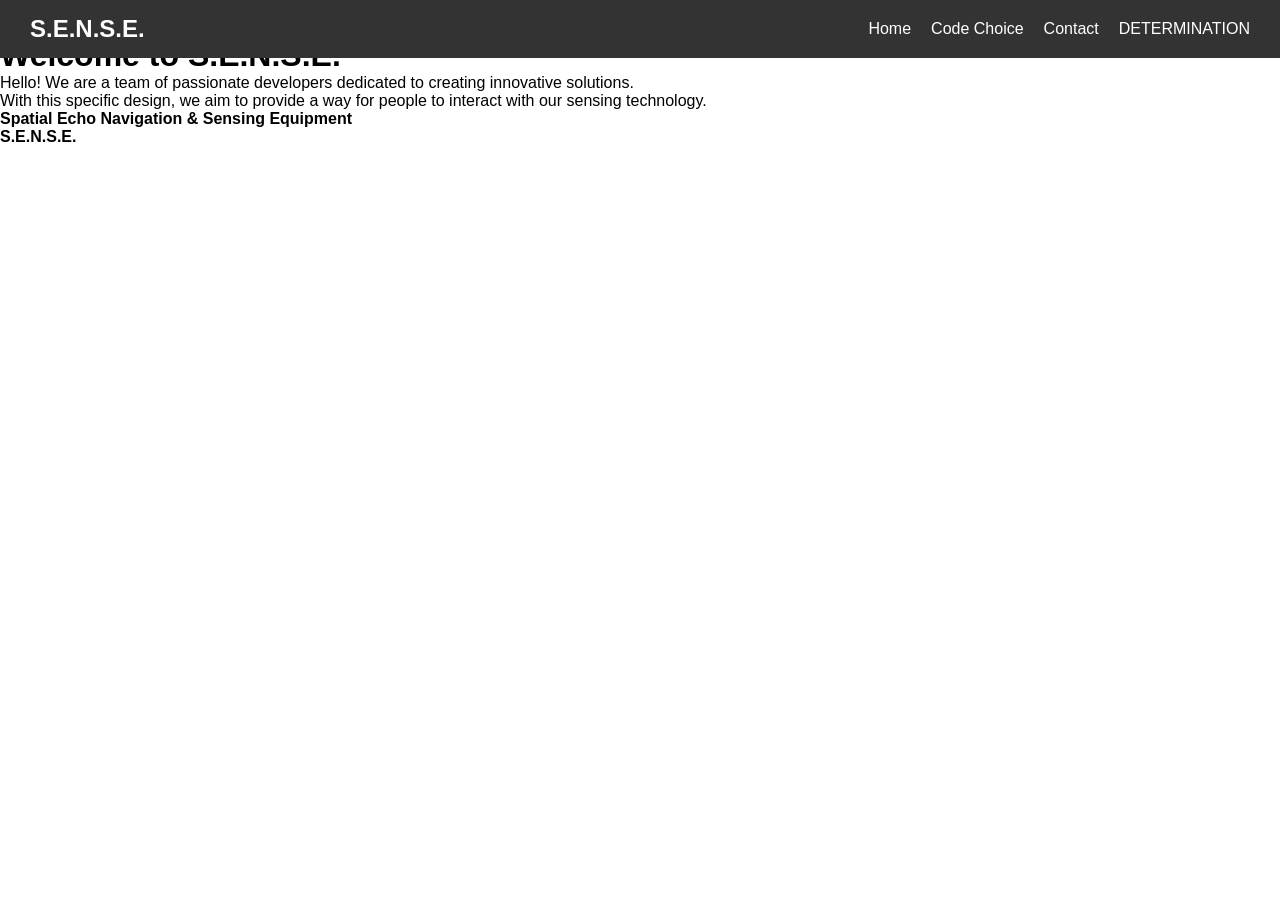
<file: index.html>
<!DOCTYPE html>
<html lang="en">

    
<head>
    <meta charset="UTF-8">
    <meta name="viewport" content="width=device-width, initial-scale=1.0">
    <title>S.E.N.S.E.</title>
    <link rel="stylesheet" href="style.css">
</head>
<body>
    <header>
        <h1>S.E.N.S.E.</h1>
        <nav class="navbar">
            <div class="nav-logo">
                <p>S.E.N.S.E.</p>
            </div>
            <ul class="nav-links">
                <li><a href="index.html">Home</a></li>
                <li><a href="/Website/pages/code_choice.html">Code Choice</a></li>
                <li><a href="/Website/pages/contact.html">Contact</a></li>
                <li><a href="pages/determination.html">DETERMINATION</a></li>
            </ul>
        </nav>
    </header>
    <h1>Welcome to S.E.N.S.E.</h1>
    <p>Hello! We are a team of passionate developers dedicated to creating innovative solutions.</p>
    <p>With this specific design, we aim to provide a way for people to interact with our sensing technology.</p>
    <p><b>Spatial Echo Navigation & Sensing Equipment</b></p>
    <p><b>S.E.N.S.E.</b></p>
</body>
</html>
</file>
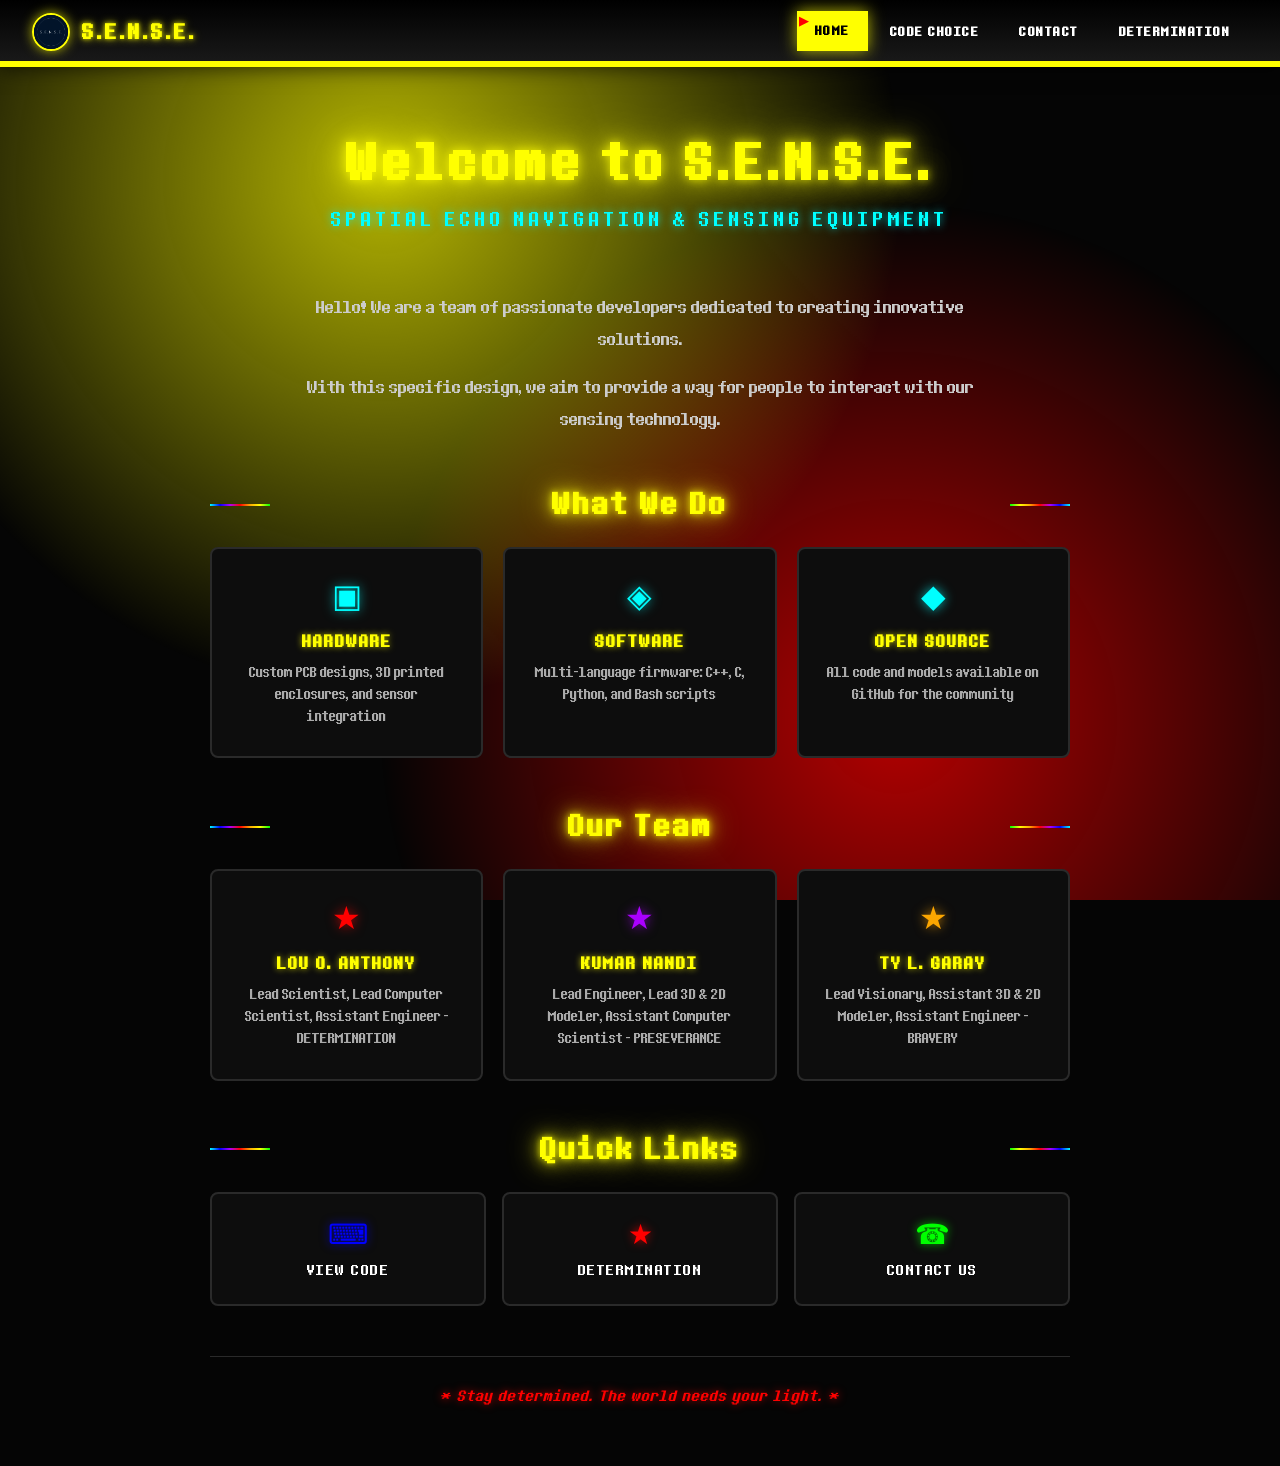
<file: Website/index.html>
<!DOCTYPE html>
<html lang="en">

<head>
    <meta charset="UTF-8">
    <meta name="viewport" content="width=device-width, initial-scale=1.0">
    <title>S.E.N.S.E.</title>
    <link rel="stylesheet" href="navbar.css">
    <link rel="stylesheet" href="style.css">
    <link rel="icon" type="image/png" href="../assets/heart.png">
</head>
<body class="home-page">
    <header>
        <h1>S.E.N.S.E.</h1>
        <nav class="navbar">
            <div class="nav-logo">
                <img src="assets/logo.png" alt="S.E.N.S.E. logo">
                <p>S.E.N.S.E.</p>
            </div>
            <ul class="nav-links">
                <li><a href="index.html">Home</a></li>
                <li><a href="pages/code_choice.html">Code Choice</a></li>
                <li><a href="pages/contact.html">Contact</a></li>
                <li><a href="pages/determination.html">DETERMINATION</a></li>
            </ul>
        </nav>
    </header>

    <main class="home-content">
        <!-- HERO SECTION -->
        <section class="hero">
            <h1 class="hero-title">Welcome to S.E.N.S.E.</h1>
            <p class="hero-subtitle">Spatial Echo Navigation & Sensing Equipment</p>
        </section>

        <!-- INTRO SECTION -->
        <section class="section section-intro">
            <div class="section-body">
                <p>Hello! We are a team of passionate developers dedicated to creating innovative solutions.</p>
                <p>With this specific design, we aim to provide a way for people to interact with our sensing technology.</p>
            </div>
        </section>

        <!-- FEATURES SECTION -->
        <section class="section section-features">
            <h2 class="section-title">What We Do</h2>
            <div class="feature-grid">
                <article class="feature-card">
                    <span class="feature-icon">▣</span>
                    <h3 class="feature-title">Hardware</h3>
                    <p class="feature-desc">Custom PCB designs, 3D printed enclosures, and sensor integration</p>
                </article>
                <article class="feature-card">
                    <span class="feature-icon">◈</span>
                    <h3 class="feature-title">Software</h3>
                    <p class="feature-desc">Multi-language firmware: C++, C, Python, and Bash scripts</p>
                </article>
                <article class="feature-card">
                    <span class="feature-icon">◆</span>
                    <h3 class="feature-title">Open Source</h3>
                    <p class="feature-desc">All code and models available on GitHub for the community</p>
                </article>
            </div>
        </section>

        <!-- TEAM SECTION -->
        <section class="section section-team">
            <h2 class="section-title">Our Team</h2>
            <div class="feature-grid">
                <article class="feature-card">
                    <span class="feature-icon">★</span>
                    <h3 class="feature-title">Lou O. Anthony</h3>
                    <p class="feature-desc">Lead Scientist, Lead Computer Scientist, Assistant Engineer - DETERMINATION</p>
                </article>
                <article class="feature-card">
                    <span class="feature-icon">★</span>
                    <h3 class="feature-title">Kumar Nandi</h3>
                    <p class="feature-desc">Lead Engineer, Lead 3D & 2D Modeler, Assistant Computer Scientist - PRESEVERANCE</p>
                </article>
                <article class="feature-card">
                    <span class="feature-icon">★</span>
                    <h3 class="feature-title">Ty L. Garay</h3>
                    <p class="feature-desc">Lead Visionary, Assistant 3D & 2D Modeler, Assistant Engineer - BRAVERY</p>
                </article>
            </div>
        </section>

        <!-- QUICK LINKS SECTION -->
        <section class="section section-links">
            <h2 class="section-title">Quick Links</h2>
            <div class="link-grid">
                <a href="pages/code_choice.html" class="link-card">
                    <span class="link-icon">⌨</span>
                    <span class="link-label">View Code</span>
                </a>
                <a href="pages/determination.html" class="link-card">
                    <span class="link-icon">★</span>
                    <span class="link-label">DETERMINATION</span>
                </a>
                <a href="pages/contact.html" class="link-card">
                    <span class="link-icon">☎</span>
                    <span class="link-label">Contact Us</span>
                </a>
            </div>
        </section>

        <!-- FOOTER NOTE -->
        <section class="section section-footer">
            <p class="footer-note">* Stay determined. The world needs your light. *</p>
        </section>
    </main>

    <script src="navbar.js"></script>
</body>
</html>
</file>
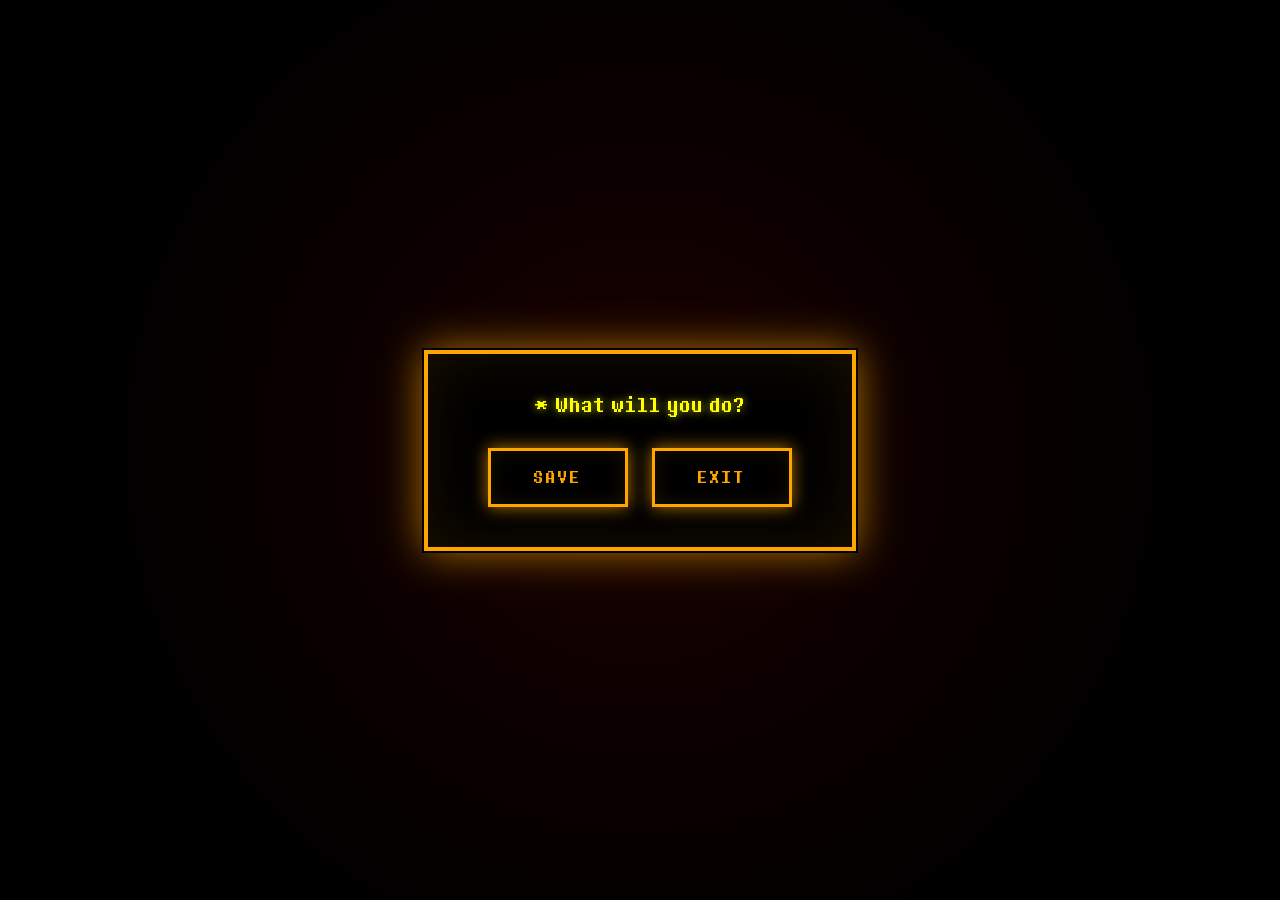
<file: Website/pages/but_it_refused.html>
<!DOCTYPE html>
<html lang="en">

<head>
    <meta charset="UTF-8">
    <meta name="viewport" content="width=device-width, initial-scale=1.0">
    <title>S.E.N.S.E. — *But it refused...</title>
    <link rel="stylesheet" href="../navbar.css">
    <link rel="stylesheet" href="style_pages.css">
    <link rel="stylesheet" href="secret_pages.css">
    <link rel="icon" type="image/png" href="../assets/heart.png">
</head>
<body class="secret-page refused-page">
    <header>
        <h1>S.E.N.S.E.</h1>
        <nav class="navbar">
            <div class="nav-logo">
                <img src="../assets/logo.png" alt="S.E.N.S.E. logo">
                <p>S.E.N.S.E.</p>
            </div>
            <ul class="nav-links">
                <li><a href="../index.html">Home</a></li>
                <li><a href="code_choice.html">Code Choice</a></li>
                <li><a href="contact.html">Contact</a></li>
                <li><a href="determination.html">DETERMINATION</a></li>
            </ul>
        </nav>
    </header>

    <audio id="hisTheme" loop preload="auto">
        <source src="../assets/His Theme.mp3" type="audio/mpeg">
    </audio>

    <div class="secret-container" id="secretContainer">
        <div class="choice-box" id="choiceBox">
            <div class="choice-text">* What will you do?</div>
            <div class="choice-buttons">
                <button class="ut-btn save-btn" id="saveBtn" type="button">
                    <span class="ut-btn-text">SAVE</span>
                </button>
                <button class="ut-btn exit-btn" id="exitBtn" type="button">
                    <span class="ut-btn-text">EXIT</span>
                </button>
            </div>
        </div>
    </div>

    <div class="flying-logo" id="flyingLogo" aria-hidden="true">
        <div class="flying-sprite" id="flyingLogoSprite">
            <img src="../assets/heart.png" alt="♥" class="sprite-img" id="flyingLogoImg" onerror="this.classList.add('img-missing')">
            <div class="css-heart-fallback" aria-hidden="true">♥</div>
        </div>
    </div>

    <div class="flying-heart" id="flyingHeart" aria-hidden="true">
        <div class="flying-sprite" id="flyingHeartSprite">
            <img src="../assets/heart.png" alt="♥" class="sprite-img" id="flyingHeartImg" onerror="this.classList.add('img-missing')">
            <div class="css-heart-fallback" aria-hidden="true">♥</div>
        </div>
    </div>

    <div class="flash-overlay" id="flashOverlay" aria-hidden="true"></div>

    <script src="../navbar.js"></script>
    <script src="secret_pages.js"></script>
</body>
</html>
</file>
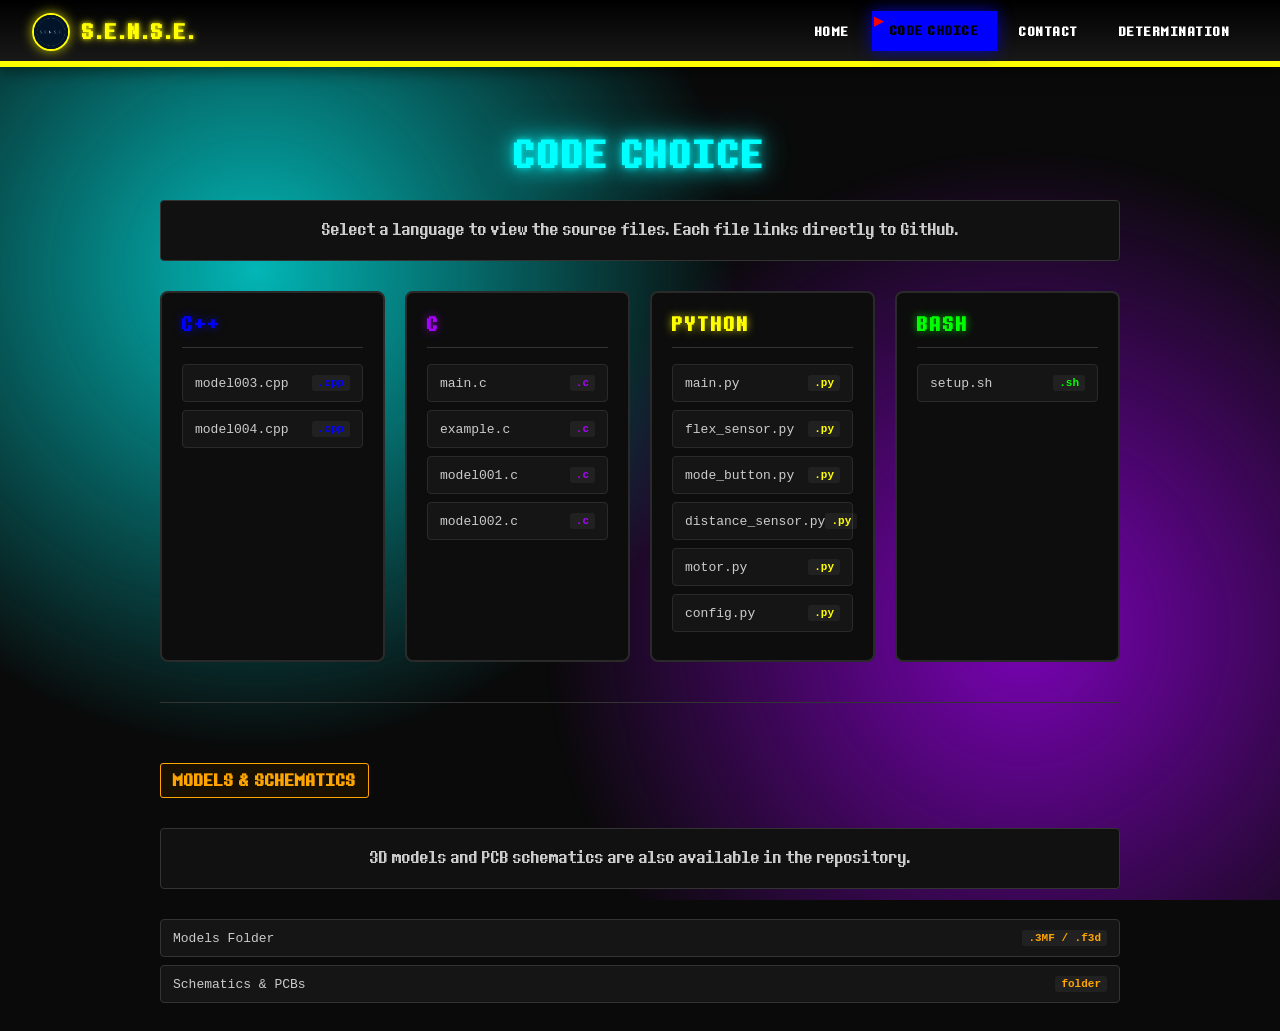
<file: Website/pages/code_choice.html>
<!DOCTYPE html>
<html lang="en">

<head>
    <meta charset="UTF-8">
    <meta name="viewport" content="width=device-width, initial-scale=1.0">
    <title>S.E.N.S.E. — Code Choice</title>
    <link rel="stylesheet" href="../navbar.css">
    <link rel="stylesheet" href="style_pages.css">
    <link rel="icon" type="image/png" href="../assets/heart.png">
</head>
<body class="code-choice-page">
    <header>
        <h1>S.E.N.S.E.</h1>
        <nav class="navbar">
            <div class="nav-logo">
                <img src="../assets/logo.png" alt="S.E.N.S.E. logo">
                <p>S.E.N.S.E.</p>
            </div>
            <ul class="nav-links">
                <li><a href="../index.html">Home</a></li>
                <li><a href="code_choice.html">Code Choice</a></li>
                <li><a href="contact.html">Contact</a></li>
                <li><a href="determination.html">DETERMINATION</a></li>
            </ul>
        </nav>
    </header>
    <div class="content-container">
        <h1 class="content-title001">CODE CHOICE</h1>
        <p class="content-text001">Select a language to view the source files. Each file links directly to GitHub.</p>
        
        <div class="language-grid">
            <!-- C++ Section -->
            <section class="language-card cpp">
                <h2 class="language-title">C++</h2>
                <ul class="file-list">
                    <li class="file-item">
                        <a href="https://github.com/luca-anthony/S.E.N.S.E./tree/main/Code/CPP/model003.cpp" target="_blank" class="file-link">
                            <span class="file-name">model003.cpp</span>
                            <span class="file-ext">.cpp</span>
                        </a>
                    </li>
                    <li class="file-item">
                        <a href="https://github.com/luca-anthony/S.E.N.S.E./tree/main/Code/CPP/model004.cpp" target="_blank" class="file-link">
                            <span class="file-name">model004.cpp</span>
                            <span class="file-ext">.cpp</span>
                        </a>
                    </li>
                </ul>
            </section>

            <!-- C Section -->
            <section class="language-card c">
                <h2 class="language-title">C</h2>
                <ul class="file-list">
                    <li class="file-item">
                        <a href="https://github.com/luca-anthony/S.E.N.S.E./tree/main/Code/C/main.c" target="_blank" class="file-link">
                            <span class="file-name">main.c</span>
                            <span class="file-ext">.c</span>
                        </a>
                    </li>
                    <li class="file-item">
                        <a href="https://github.com/luca-anthony/S.E.N.S.E./tree/main/Code/C/example.c" target="_blank" class="file-link">
                            <span class="file-name">example.c</span>
                            <span class="file-ext">.c</span>
                        </a>
                    </li>
                    <li class="file-item">
                        <a href="https://github.com/luca-anthony/S.E.N.S.E./tree/main/Code/C/model001.c" target="_blank" class="file-link">
                            <span class="file-name">model001.c</span>
                            <span class="file-ext">.c</span>
                        </a>
                    </li>
                    <li class="file-item">
                        <a href="https://github.com/luca-anthony/S.E.N.S.E./tree/main/Code/C/model002.c" target="_blank" class="file-link">
                            <span class="file-name">model002.c</span>
                            <span class="file-ext">.c</span>
                        </a>
                    </li>
                </ul>
            </section>

            <!-- Python Section -->
            <section class="language-card python">
                <h2 class="language-title">Python</h2>
                <ul class="file-list">
                    <li class="file-item">
                        <a href="https://github.com/luca-anthony/S.E.N.S.E./tree/main/Code/Python/main.py" target="_blank" class="file-link">
                            <span class="file-name">main.py</span>
                            <span class="file-ext">.py</span>
                        </a>
                    </li>
                    <li class="file-item">
                        <a href="https://github.com/luca-anthony/S.E.N.S.E./tree/main/Code/Python/flex_sensor.py" target="_blank" class="file-link">
                            <span class="file-name">flex_sensor.py</span>
                            <span class="file-ext">.py</span>
                        </a>
                    </li>
                    <li class="file-item">
                        <a href="https://github.com/luca-anthony/S.E.N.S.E./tree/main/Code/Python/mode_button.py" target="_blank" class="file-link">
                            <span class="file-name">mode_button.py</span>
                            <span class="file-ext">.py</span>
                        </a>
                    </li>
                    <li class="file-item">
                        <a href="https://github.com/luca-anthony/S.E.N.S.E./tree/main/Code/Python/distance_sensor.py" target="_blank" class="file-link">
                            <span class="file-name">distance_sensor.py</span>
                            <span class="file-ext">.py</span>
                        </a>
                    </li>
                    <li class="file-item">
                        <a href="https://github.com/luca-anthony/S.E.N.S.E./tree/main/Code/Python/motor.py" target="_blank" class="file-link">
                            <span class="file-name">motor.py</span>
                            <span class="file-ext">.py</span>
                        </a>
                    </li>
                    <li class="file-item">
                        <a href="https://github.com/luca-anthony/S.E.N.S.E./tree/main/Code/Python/config.py" target="_blank" class="file-link">
                            <span class="file-name">config.py</span>
                            <span class="file-ext">.py</span>
                        </a>
                    </li>
                </ul>
            </section>

            <!-- Bash Section -->
            <section class="language-card bash">
                <h2 class="language-title">Bash</h2>
                <ul class="file-list">
                    <li class="file-item">
                        <a href="https://github.com/luca-anthony/S.E.N.S.E./tree/main/Code/Bash/setup.sh" target="_blank" class="file-link">
                            <span class="file-name">setup.sh</span>
                            <span class="file-ext">.sh</span>
                        </a>
                    </li>
                </ul>
            </section>
        </div>

        <div class="models-section">
            <h2 class="content-subtitle001">MODELS & SCHEMATICS</h2>
            <p class="content-text001">3D models and PCB schematics are also available in the repository.</p>
            <ul class="file-list models-list">
                <li class="file-item">
                    <a href="https://github.com/luca-anthony/S.E.N.S.E./tree/main/Models" target="_blank" class="file-link">
                        <span class="file-name">Models Folder</span>
                        <span class="file-ext">.3MF / .f3d</span>
                    </a>
                </li>
                <li class="file-item">
                    <a href="https://github.com/luca-anthony/S.E.N.S.E./tree/main/Schematics%26PCBs" target="_blank" class="file-link">
                        <span class="file-name">Schematics & PCBs</span>
                        <span class="file-ext">folder</span>
                    </a>
                </li>
            </ul>
        </div>
    </div>
    <script src="../navbar.js"></script>
</body>
</html>
</file>
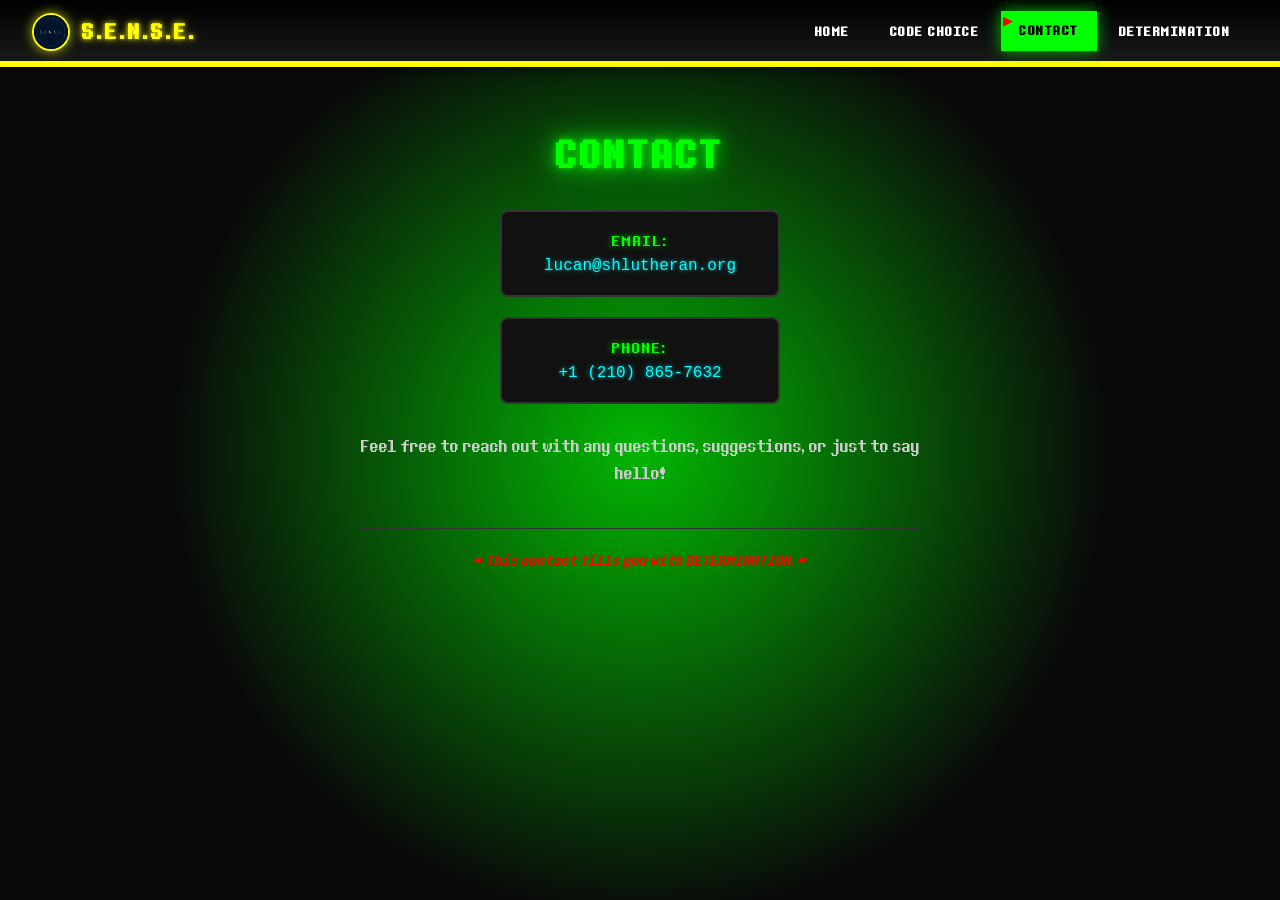
<file: Website/pages/contact.html>
<!DOCTYPE html>
<html lang="en">

<head>
    <meta charset="UTF-8">
    <meta name="viewport" content="width=device-width, initial-scale=1.0">
    <title>S.E.N.S.E. — Contact</title>
    <link rel="stylesheet" href="../navbar.css">
    <link rel="stylesheet" href="style_pages.css">
    <link rel="icon" type="image/png" href="../assets/heart.png">
</head>
<body class="contact-page">
    <header>
        <h1>S.E.N.S.E.</h1>
        <nav class="navbar">
            <div class="nav-logo">
                <img src="../assets/logo.png" alt="S.E.N.S.E. logo">
                <p>S.E.N.S.E.</p>
            </div>
            <ul class="nav-links">
                <li><a href="../index.html">Home</a></li>
                <li><a href="code_choice.html">Code Choice</a></li>
                <li><a href="contact.html">Contact</a></li>
                <li><a href="determination.html">DETERMINATION</a></li>
                
            </ul>
        </nav>
    </header>
    <div class="content-container">
        <h1 class="content-title001">CONTACT</h1>
        <div class="contact-info">
            <p class="contact-item">
                <span class="contact-label">Email:</span>
                <a href="mailto:lucan@shlutheran.org" class="contact-link">lucan@shlutheran.org</a>
            </p>
            <p class="contact-item">
                <span class="contact-label">Phone:</span>
                <a href="tel:+12108657632" class="contact-link">+1 (210) 865-7632</a>
            </p>
        </div>
        <p class="content-text001">Feel free to reach out with any questions, suggestions, or just to say hello!</p>
        <p class="content-text001">* This contact fills you with DETERMINATION. *</p>
    </div>
    <script src="../navbar.js"></script>
</body>
</html>
</file>
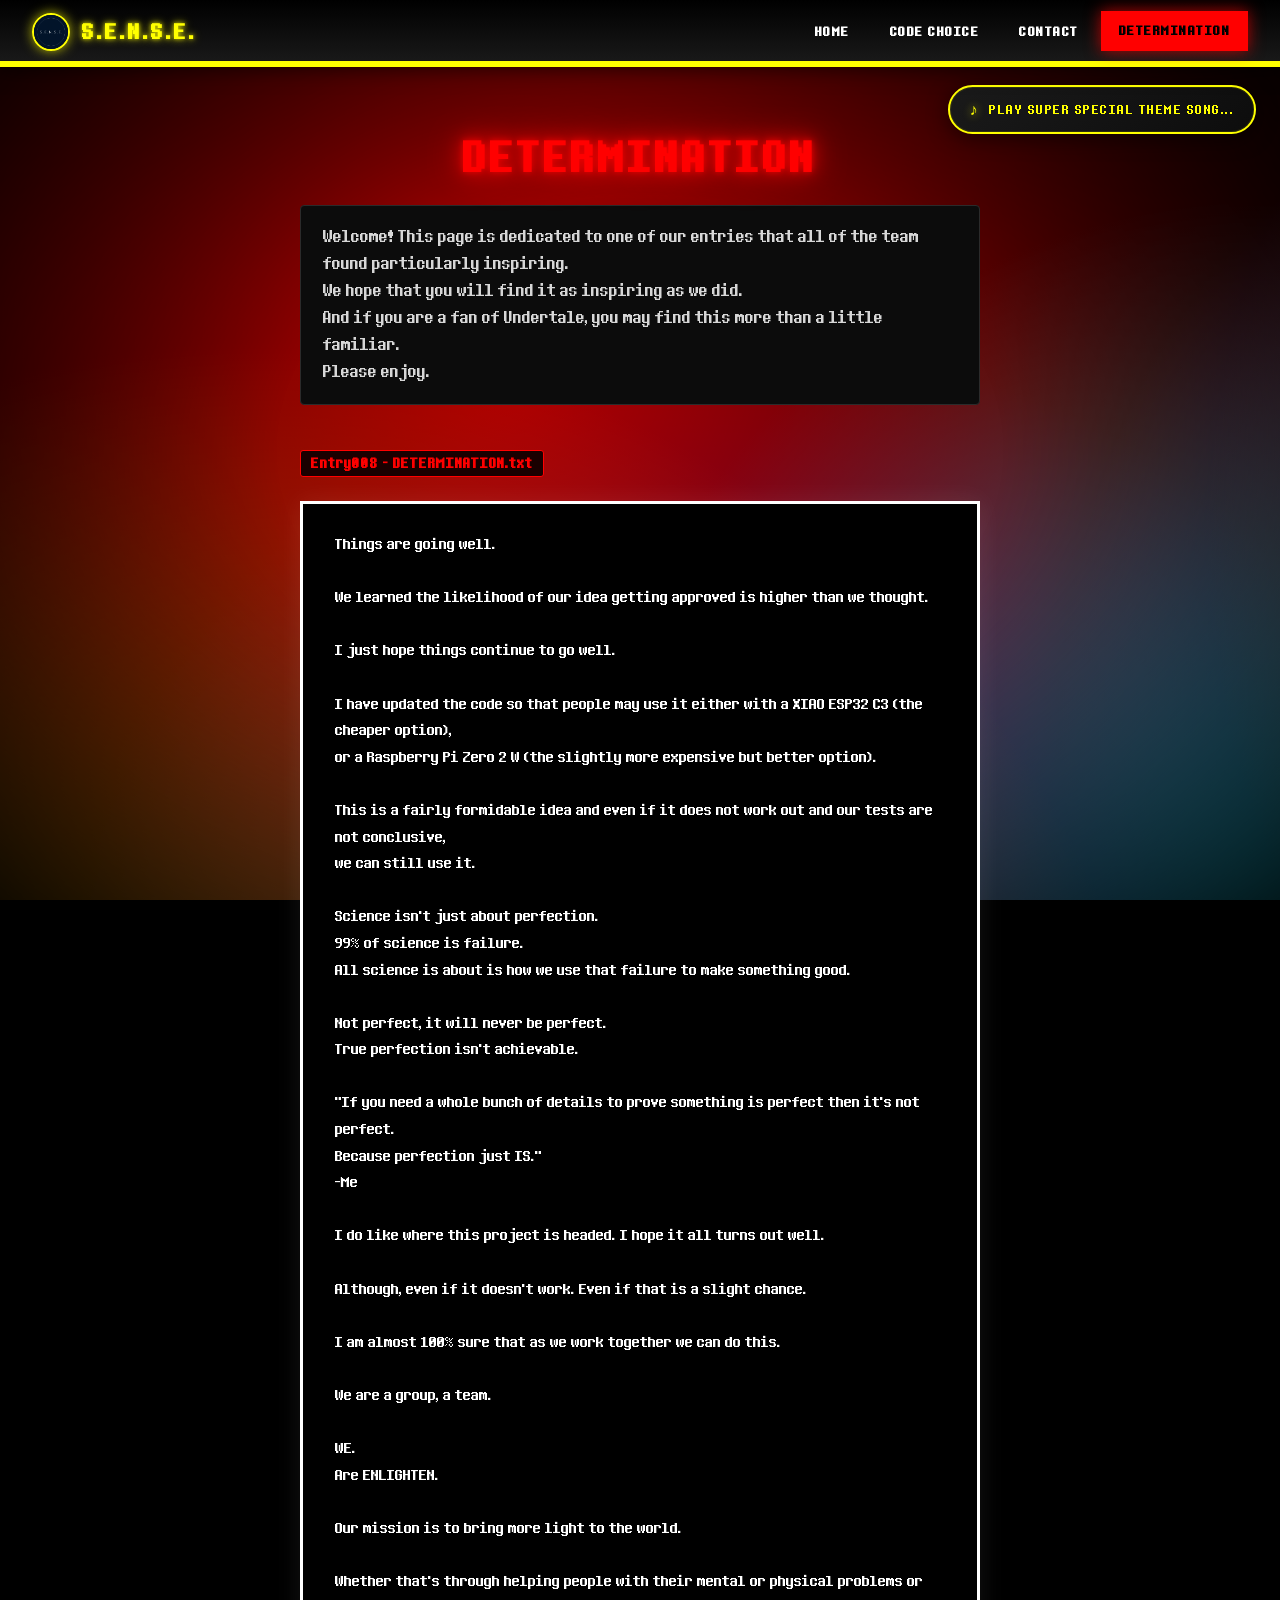
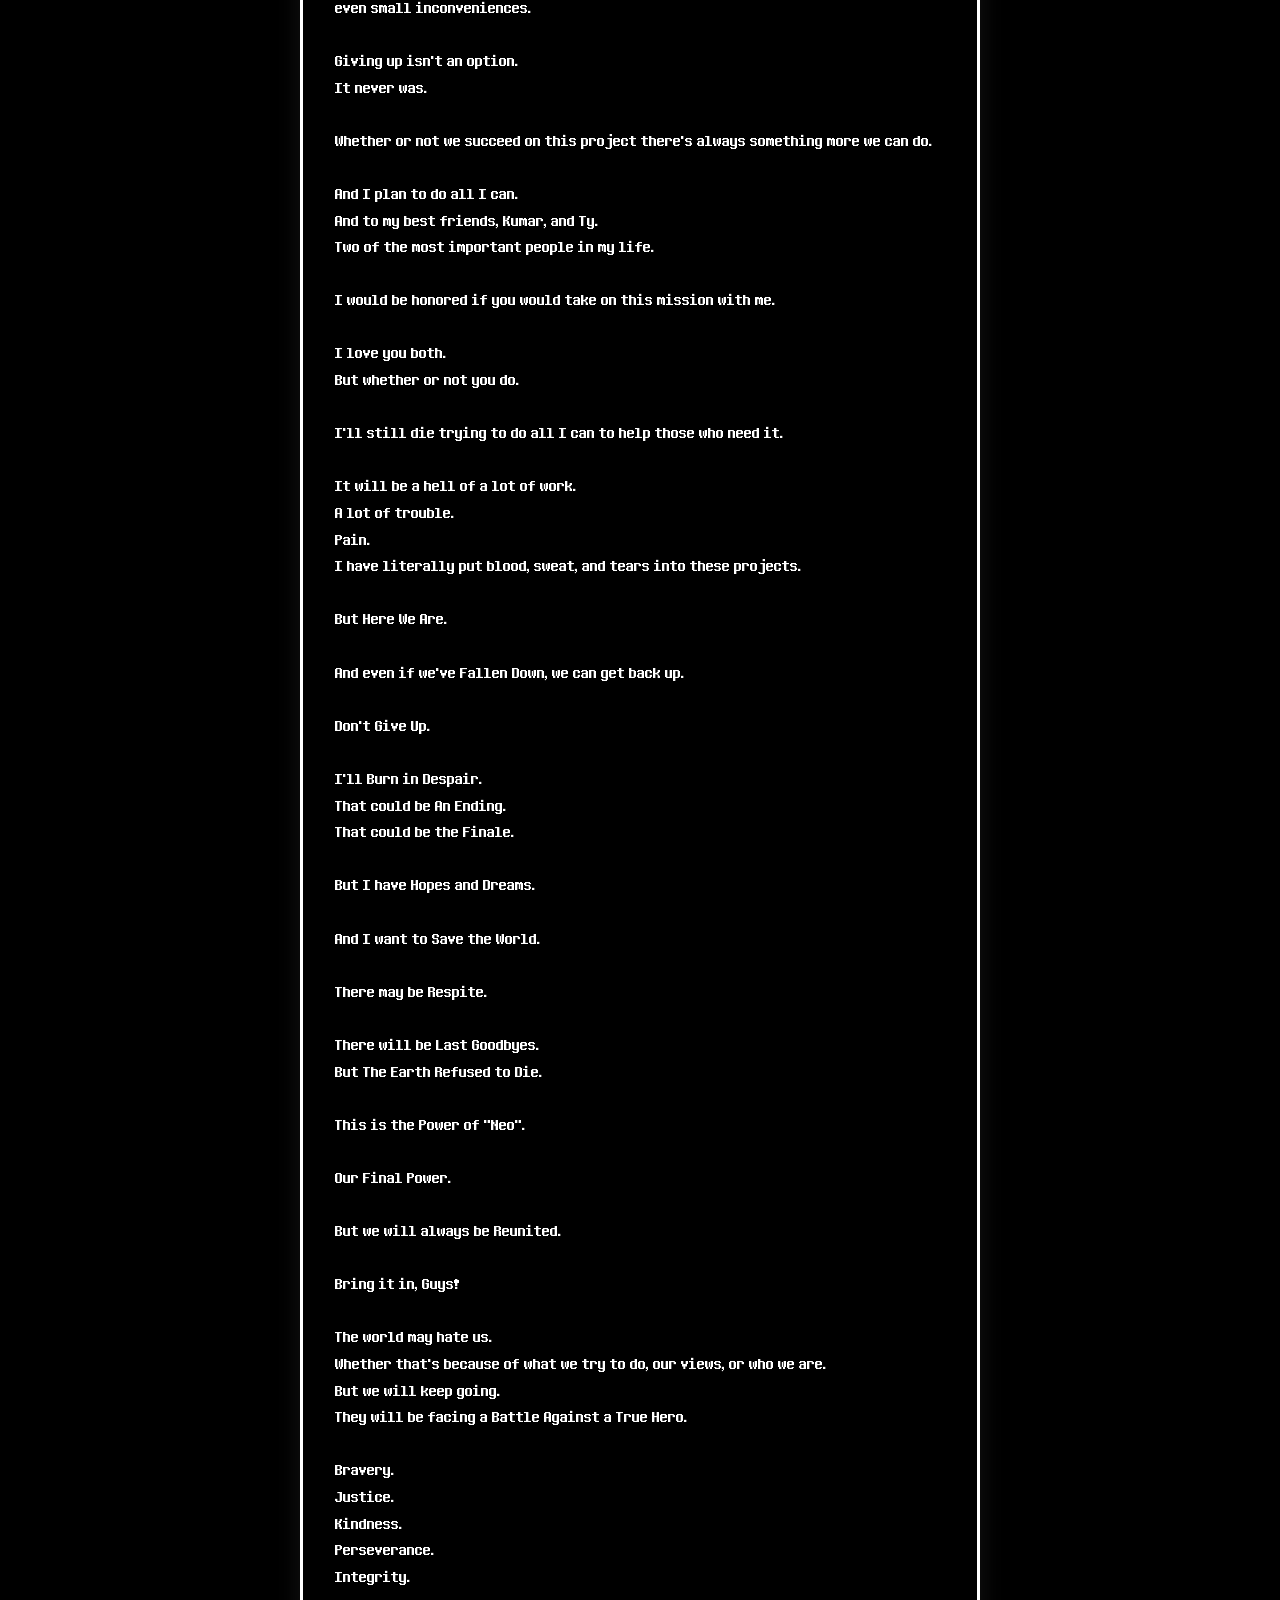
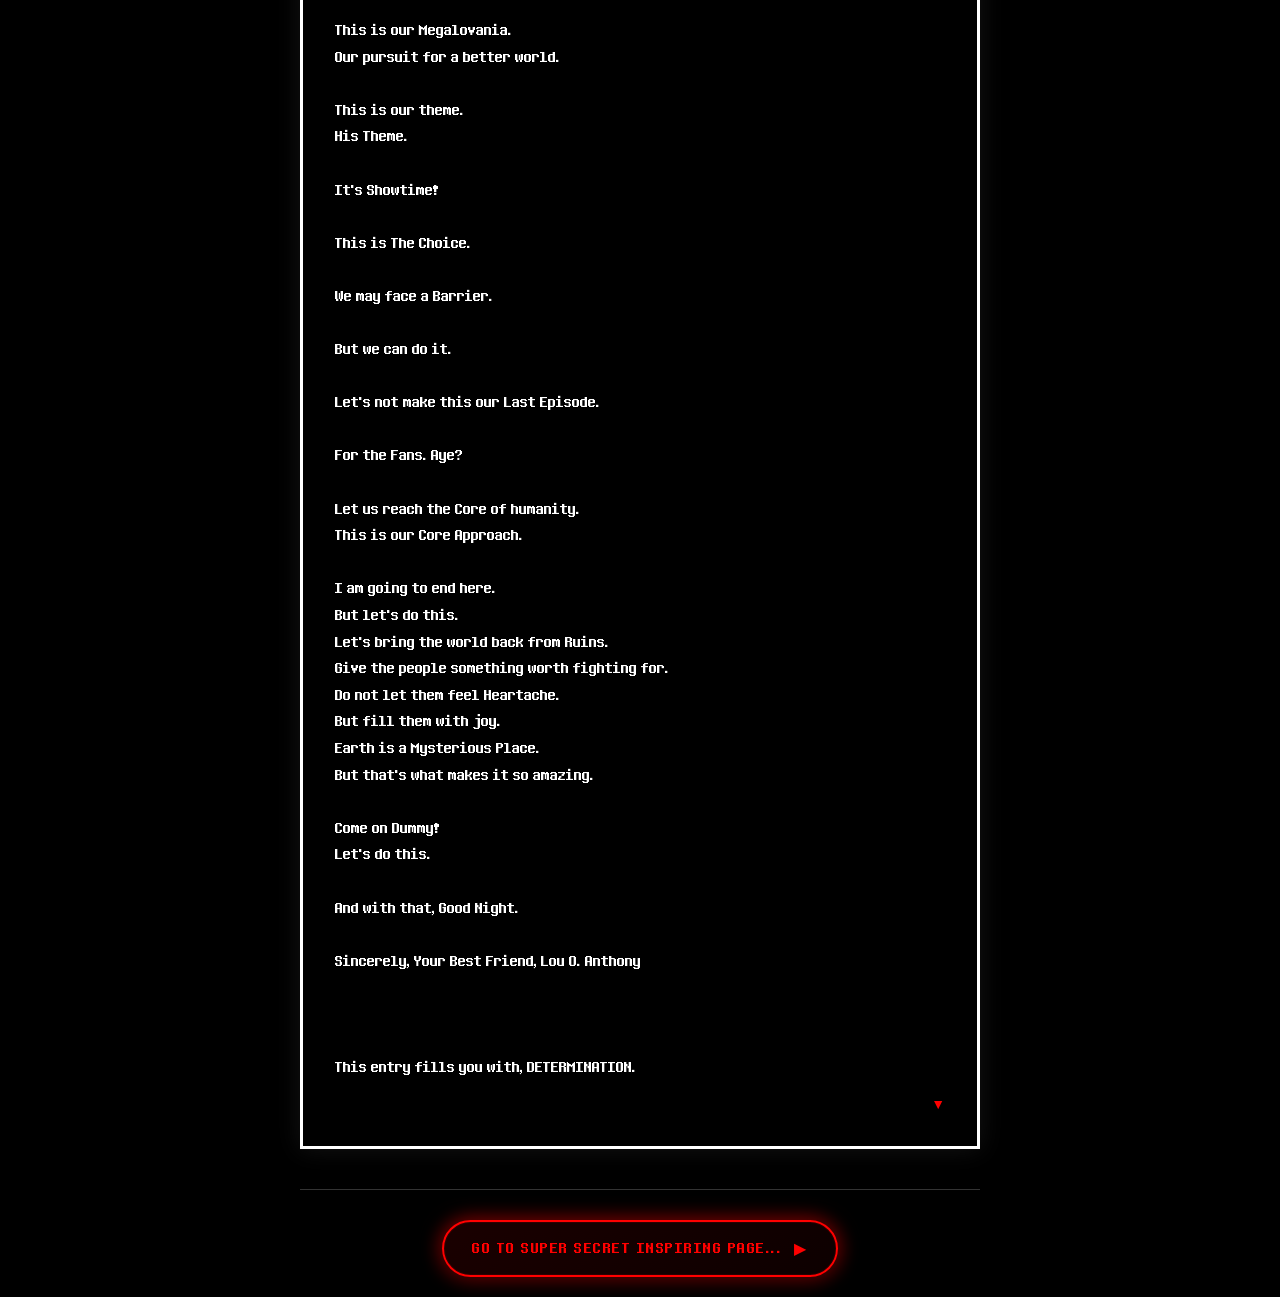
<file: Website/pages/determination.html>
<!DOCTYPE html>
<html lang="en">

<head>
    <meta charset="UTF-8">
    <meta name="viewport" content="width=device-width, initial-scale=1.0">
    <title>S.E.N.S.E. — DETERMINATION</title>
    <link rel="stylesheet" href="../navbar.css">
    <link rel="stylesheet" href="style_pages.css">
    <link rel="icon" type="image/png" href="../assets/heart.png">
</head>
<body class="determination-page">
    <header>
        <h1>S.E.N.S.E.</h1>
        <nav class="navbar">
            <div class="nav-logo">
                <img src="../assets/logo.png" alt="S.E.N.S.E. logo">
                <p>S.E.N.S.E.</p>
            </div>
            <ul class="nav-links">
                <li><a href="../index.html">Home</a></li>
                <li><a href="code_choice.html">Code Choice</a></li>
                <li><a href="contact.html">Contact</a></li>
                <li><a href="determination.html">DETERMINATION</a></li>
            </ul>
        </nav>
    </header>

    <!-- MUSIC PLAYER BUTTON -->
    <div class="music-player" id="musicPlayer">
        <button class="music-btn" id="musicBtn" aria-label="Play Hopes and Dreams">
            <span class="music-icon">♪</span>
            <span class="music-text">Play super special theme song...</span>
        </button>
        <audio id="bgMusic" loop preload="auto">
            <source src="../assets/Hopes And Dreams.mp3" type="audio/mpeg">
        </audio>
    </div>

    <div class="content-container">
        <h1 class="content-title001">DETERMINATION</h1>
        <pre class="content-text001">Welcome! This page is dedicated to one of our entries that all of the team found particularly inspiring.
We hope that you will find it as inspiring as we did.
And if you are a fan of Undertale, you may find this more than a little familiar.
Please enjoy.</pre>
        <h4 class="content-subtitle001">Entry008 - DETERMINATION.txt</h4>
        <pre class="content-text002">Things are going well.

We learned the likelihood of our idea getting approved is higher than we thought.

I just hope things continue to go well.

I have updated the code so that people may use it either with a XIAO ESP32 C3 (the cheaper option),
or a Raspberry Pi Zero 2 W (the slightly more expensive but better option).

This is a fairly formidable idea and even if it does not work out and our tests are not conclusive,
we can still use it.

Science isn't just about perfection.
99% of science is failure.
All science is about is how we use that failure to make something good.

Not perfect, it will never be perfect.
True perfection isn't achievable.

"If you need a whole bunch of details to prove something is perfect then it's not perfect.
Because perfection just IS."
-Me

I do like where this project is headed. I hope it all turns out well.

Although, even if it doesn't work. Even if that is a slight chance.

I am almost 100% sure that as we work together we can do this.

We are a group, a team.

WE.
Are ENLIGHTEN.

Our mission is to bring more light to the world.

Whether that's through helping people with their mental or physical problems or even small inconveniences.

Giving up isn't an option.
It never was.

Whether or not we succeed on this project there's always something more we can do.

And I plan to do all I can.
And to my best friends, Kumar, and Ty.
Two of the most important people in my life.

I would be honored if you would take on this mission with me.

I love you both.
But whether or not you do.

I'll still die trying to do all I can to help those who need it.

It will be a hell of a lot of work.
A lot of trouble.
Pain.
I have literally put blood, sweat, and tears into these projects.

But Here We Are.

And even if we've Fallen Down, we can get back up.

Don't Give Up.

I'll Burn in Despair.
That could be An Ending.
That could be the Finale.

But I have Hopes and Dreams.

And I want to Save the World.

There may be Respite.

There will be Last Goodbyes.
But The Earth Refused to Die.

This is the Power of "Neo".

Our Final Power.

But we will always be Reunited.

Bring it in, Guys!

The world may hate us.
Whether that's because of what we try to do, our views, or who we are.
But we will keep going.
They will be facing a Battle Against a True Hero.

Bravery.
Justice.
Kindness.
Perseverance.
Integrity.

This is our Megalovania.
Our pursuit for a better world.

This is our theme.
His Theme.

It's Showtime!

This is The Choice.

We may face a Barrier.

But we can do it.

Let's not make this our Last Episode.

For the Fans. Aye?

Let us reach the Core of humanity.
This is our Core Approach.

I am going to end here.
But let's do this.
Let's bring the world back from Ruins.
Give the people something worth fighting for.
Do not let them feel Heartache.
But fill them with joy.
Earth is a Mysterious Place.
But that's what makes it so amazing.

Come on Dummy!
Let's do this.

And with that, Good Night.

Sincerely, Your Best Friend, Lou O. Anthony



This entry fills you with, DETERMINATION.</pre>

        <!-- SECRET PAGE BUTTON -->
        <div class="secret-button-container">
            <a href="but_it_refused.html" class="secret-btn">
                <span class="secret-btn-text">Go to super secret inspiring page...</span>
                <span class="secret-btn-arrow">▶</span>
            </a>
        </div>
    </div>
    <script src="../navbar.js"></script>
    <script>
        const musicBtn = document.getElementById('musicBtn');
        const bgMusic = document.getElementById('bgMusic');
        let isPlaying = false;

        musicBtn.addEventListener('click', function() {
            if (isPlaying) {
                bgMusic.pause();
                musicBtn.innerHTML = '<span class="music-icon">♪</span><span class="music-text">Play super special theme song...</span>';
                musicBtn.classList.remove('playing');
            } else {
                bgMusic.play().catch(e => console.log('Audio play failed:', e));
                musicBtn.innerHTML = '<span class="music-icon">♫</span><span class="music-text">Playing: Hopes and Dreams — Click to pause</span>';
                musicBtn.classList.add('playing');
            }
            isPlaying = !isPlaying;
        });

        bgMusic.addEventListener('ended', function() {
            isPlaying = false;
            musicBtn.innerHTML = '<span class="music-icon">♪</span><span class="music-text">Play super special theme song...</span>';
            musicBtn.classList.remove('playing');
        });
    </script>
</body>
</html>
</file>
<file: style.css>
@font-face {
    font-family: 'Determination';
    /* Removed "../" and changed "Determination" to lowercase "determination" to match the file exactly */
    src: url('assets/determination.ttf') format('truetype');
    font-weight: normal;
    font-style: normal;
    font-display: swap; 
}


* {
    margin: 0;
    padding: 0;
    box-sizing: border-box; 
}

body {
    font-family: Arial, sans-serif;
}

.navbar {
    position: fixed;
    top: 0;
    left: 0;
    width: 100%;
    background-color: #333;
    display: flex;
    justify-content: space-between;
    align-items: center;
    padding: 15px 30px;
    z-index: 1000;
}

.nav-logo {
    color: white;
    font-size: 24px;
    font-weight: bold;
}

.nav-links {
    display: flex;
    list-style: none; 
}

.nav-links li {
    margin-left: 20px; 
}

.nav-links a {
    color: white;
    text-decoration: none;
    font-size: 16px;
    transition: color 0.3s ease;
}

.nav-links a:hover {
    color: #04AA6D;
}

.content {
    margin-top: 80px;
    padding: 20px;
}

.content-text002 {
    font-family: 'Determination', sans-serif;
    font-size: 28px;
    margin-bottom: 15px;
}
</file>
<file: Website/navbar.css>
/* =========================================================
   S.E.N.S.E. — Shared Navbar (Undertale 7 SOULs Theme)
   Accurate Undertale SOUL colors
   ========================================================= */

:root {
    --ut-black: #000000;
    --ut-dark-gray: #1a1a1a;
    --ut-gray: #2b2b2b;
    --ut-light-gray: #3d3d3d;
    --ut-white: #ffffff;

    /* The 7 SOULs - Accurate Undertale Colors */
    --soul-red: #FF0000;       /* Determination (Frisk) */
    --soul-cyan: #00FFFF;      /* Patience */
    --soul-orange: #FFA500;    /* Bravery */
    --soul-blue: #0000FF;      /* Integrity */
    --soul-purple: #AA00FF;    /* Perseverance */
    --soul-green: #00FF00;     /* Kindness */
    --soul-yellow: #FFFF00;    /* Justice */

    --soul-red-glow: rgba(255, 0, 0, 0.7);
    --soul-cyan-glow: rgba(0, 255, 255, 0.7);
    --soul-orange-glow: rgba(255, 165, 0, 0.7);
    --soul-blue-glow: rgba(0, 0, 255, 0.7);
    --soul-purple-glow: rgba(170, 0, 255, 0.7);
    --soul-green-glow: rgba(0, 255, 0, 0.7);
    --soul-yellow-glow: rgba(255, 255, 0, 0.7);
}

.navbar {
    position: fixed; top: 0; left: 0; width: 100%;
    display: flex; justify-content: space-between; align-items: center;
    padding: 12px 32px; z-index: 1000;
    background: linear-gradient(180deg, var(--ut-black) 0%, var(--ut-dark-gray) 100%);
    border-bottom: 3px solid var(--soul-yellow);
    box-shadow: 0 4px 16px rgba(0,0,0,0.5), inset 0 -3px 0 var(--soul-yellow);
}

.nav-logo { display:flex; align-items:center; gap:12px; color:var(--soul-yellow); font-size:20px; font-weight:700; letter-spacing:3px; font-family:'Determination',sans-serif; text-shadow:0 0 4px var(--soul-yellow-glow),0 0 8px var(--soul-yellow-glow); }
.nav-logo img { height:38px; width:38px; border-radius:50%; border:2px solid var(--soul-yellow); box-shadow:0 0 12px var(--soul-yellow-glow); animation:logo-pulse 3s ease-in-out infinite; }
@keyframes logo-pulse { 0%,100%{box-shadow:0 0 12px var(--soul-yellow-glow);} 50%{box-shadow:0 0 20px var(--soul-yellow-glow),0 0 30px var(--soul-yellow-glow);} }
.nav-logo p { margin:0; text-transform:uppercase; }

.nav-links { display:flex; align-items:center; list-style:none; gap:4px; }
.nav-links li { margin:0; }
.nav-links a { position:relative; display:inline-block; color:var(--ut-white); text-decoration:none; font-size:12px; font-weight:600; letter-spacing:1.5px; text-transform:uppercase; padding:10px 16px; border-radius:0; border:2px solid transparent; transition:all 0.2s ease; font-family:'Determination',sans-serif; background:transparent; }

/* Home - Justice (Yellow) */
.nav-links li:nth-child(1) a:hover, .nav-links li:nth-child(1) a.active { color:var(--ut-black); background:var(--soul-yellow); border-color:var(--soul-yellow); box-shadow:0 0 16px var(--soul-yellow-glow); transform:translateY(-1px); }
/* Code Choice - Integrity (Blue) */
.nav-links li:nth-child(2) a:hover, .nav-links li:nth-child(2) a.active { color:var(--ut-black); background:var(--soul-blue); border-color:var(--soul-blue); box-shadow:0 0 16px var(--soul-blue-glow); transform:translateY(-1px); }
/* Contact - Kindness (Green) */
.nav-links li:nth-child(3) a:hover, .nav-links li:nth-child(3) a.active { color:var(--ut-black); background:var(--soul-green); border-color:var(--soul-green); box-shadow:0 0 16px var(--soul-green-glow); transform:translateY(-1px); }
/* Determination - Determination (Red) */
.nav-links li:nth-child(4) a:hover, .nav-links li:nth-child(4) a.active { color:var(--ut-black); background:var(--soul-red); border-color:var(--soul-red); box-shadow:0 0 16px var(--soul-red-glow); transform:translateY(-1px); }

.nav-links a.active::before { content:"▶ "; color:var(--soul-red); animation:arrow-blink 1s steps(2,start) infinite; }
@keyframes arrow-blink { to { opacity:0; } }

.nav-links li:nth-child(1) a::before, .nav-links li:nth-child(1) a::after { border-color:var(--soul-yellow); }
.nav-links li:nth-child(2) a::before, .nav-links li:nth-child(2) a::after { border-color:var(--soul-blue); }
.nav-links li:nth-child(3) a::before, .nav-links li:nth-child(3) a::after { border-color:var(--soul-green); }
.nav-links li:nth-child(4) a::before, .nav-links li:nth-child(4) a::after { border-color:var(--soul-red); }

.nav-links a::before, .nav-links a::after { content:""; position:absolute; width:8px; height:8px; border:2px solid; opacity:0; transition:opacity 0.2s ease; }
.nav-links a::before { top:-2px; left:-2px; border-right:none; border-bottom:none; }
.nav-links a::after { bottom:-2px; right:-2px; border-left:none; border-top:none; }
.nav-links a:hover::before, .nav-links a:hover::after, .nav-links a.active::before, .nav-links a.active::after { opacity:1; }

header > h1 { position:absolute; left:-9999px; }
body { padding-top:72px; }

@media (max-width:640px) { .navbar{flex-direction:column;align-items:flex-start;gap:10px;padding:12px 20px;} .nav-links{flex-wrap:wrap;gap:4px;} .nav-links a{padding:8px 12px;font-size:11px;} body{padding-top:120px;} }
</file>
<file: Website/style.css>
/* Navbar styling now lives in navbar.css, shared by every page. */

@font-face { font-family:'Determination'; src:url('assets/determination.ttf') format('truetype'); font-weight:normal; font-style:normal; font-display:swap; }

*{margin:0;padding:0;box-sizing:border-box;} body{font-family:Arial,sans-serif;}

:root {
    --ut-black:#000000; --ut-dark-gray:#1a1a1a; --ut-gray:#2b2b2b; --ut-light-gray:#3d3d3d; --ut-white:#ffffff;
    /* The 7 SOULs - Accurate Undertale Colors */
    --soul-red:#FF0000; --soul-cyan:#00FFFF; --soul-orange:#FCA600; --soul-blue:#0000FF;
    --soul-purple:#AA00FF; --soul-green:#00FF00; --soul-yellow:#FFFF00;
    --soul-red-glow:rgba(255,0,0,0.7); --soul-cyan-glow:rgba(0,255,255,0.7);
    --soul-orange-glow:rgba(255,165,0,0.7); --soul-blue-glow:rgba(0,0,255,0.7);
    --soul-purple-glow:rgba(170,0,255,0.7); --soul-green-glow:rgba(0,255,0,0.7);
    --soul-yellow-glow:rgba(255,255,0,0.7);
}

body.home-page{background:#050505;color:#fff;min-height:100vh;}
body.home-page::before{content:"";position:fixed;inset:0;z-index:-1;background:radial-gradient(circle at 30% 20%,var(--soul-yellow-glow),transparent 45%),radial-gradient(circle at 70% 80%,var(--soul-red-glow),transparent 45%);}

.home-content{max-width:900px;margin:0 auto;padding:40px 20px 60px;}
.section{margin-bottom:50px;}.section:last-of-type{margin-bottom:0;}

.section-title{font-family:'Determination',sans-serif;font-size:28px;letter-spacing:3px;color:var(--soul-yellow);text-shadow:0 0 6px var(--soul-yellow-glow),0 0 16px var(--soul-yellow-glow),0 0 30px var(--soul-yellow-glow);text-align:center;margin-bottom:24px;position:relative;}
.section-title::before,.section-title::after{content:"";position:absolute;top:50%;width:60px;height:2px;background:linear-gradient(90deg,var(--soul-cyan),var(--soul-blue),var(--soul-purple),var(--soul-red),var(--soul-orange),var(--soul-yellow),var(--soul-green));}
.section-title::before{left:0;transform:translateY(-50%);}
.section-title::after{right:0;transform:translateY(-50%);background:linear-gradient(90deg,var(--soul-green),var(--soul-yellow),var(--soul-orange),var(--soul-red),var(--soul-purple),var(--soul-blue),var(--soul-cyan));}

.section-body{text-align:center;}
.section-body p{font-family:'Determination',sans-serif;font-size:16px;line-height:2;color:#ccc;margin-bottom:16px;max-width:700px;margin-left:auto;margin-right:auto;}
.section-body p:last-child{margin-bottom:0;}
.section-body b{color:var(--soul-cyan);text-shadow:0 0 6px var(--soul-cyan-glow);}

.hero{text-align:center;margin-bottom:60px;padding-top:20px;}
.hero-title{font-family:'Determination',sans-serif;font-size:48px;letter-spacing:5px;color:var(--soul-yellow);text-shadow:0 0 10px var(--soul-yellow-glow),0 0 24px var(--soul-yellow-glow),0 0 44px var(--soul-yellow-glow);animation:hero-pulse 3.5s ease-in-out infinite;margin-bottom:12px;}
@keyframes hero-pulse{0%,100%{opacity:1;text-shadow:0 0 10px var(--soul-yellow-glow),0 0 24px var(--soul-yellow-glow),0 0 44px var(--soul-yellow-glow);}50%{opacity:0.92;text-shadow:0 0 14px var(--soul-yellow-glow),0 0 32px var(--soul-yellow-glow),0 0 54px var(--soul-yellow-glow);}}
.hero-subtitle{font-family:'Determination',sans-serif;font-size:18px;letter-spacing:4px;color:var(--soul-cyan);text-shadow:0 0 8px var(--soul-cyan-glow);text-transform:uppercase;}

.feature-grid{display:grid;grid-template-columns:repeat(auto-fit,minmax(240px,1fr));gap:20px;margin-top:10px;}
.feature-card{background:#0d0d0d;border:2px solid #2a2a2a;border-radius:8px;padding:28px 24px;text-align:center;transition:all .3s ease;position:relative;overflow:hidden;}
.feature-card::before{content:"";position:absolute;top:0;left:0;right:0;height:3px;background:linear-gradient(90deg,var(--soul-cyan),var(--soul-blue),var(--soul-purple),var(--soul-red),var(--soul-orange),var(--soul-yellow),var(--soul-green));opacity:0;transition:opacity .3s ease;}
.feature-card:hover{border-color:var(--soul-cyan);box-shadow:0 0 24px var(--soul-cyan-glow);transform:translateY(-3px);}
.feature-card:hover::before{opacity:1;}
/* ALL 7 SOULs on feature card hover */
.feature-card:nth-child(1):hover{border-color:var(--soul-blue);box-shadow:0 0 24px var(--soul-blue-glow);}
.feature-card:nth-child(2):hover{border-color:var(--soul-purple);box-shadow:0 0 24px var(--soul-purple-glow);}
.feature-card:nth-child(3):hover{border-color:var(--soul-green);box-shadow:0 0 24px var(--soul-green-glow);}
.feature-card:nth-child(4):hover{border-color:var(--soul-cyan);box-shadow:0 0 24px var(--soul-cyan-glow);}
.feature-card:nth-child(5):hover{border-color:var(--soul-yellow);box-shadow:0 0 24px var(--soul-yellow-glow);}
.feature-card:nth-child(6):hover{border-color:var(--soul-orange);box-shadow:0 0 24px var(--soul-orange-glow);}
.feature-card:nth-child(7):hover{border-color:var(--soul-red);box-shadow:0 0 24px var(--soul-red-glow);}

.feature-icon{display:inline-block;font-size:32px;color:var(--soul-cyan);text-shadow:0 0 12px var(--soul-cyan-glow);margin-bottom:16px;animation:icon-float 3s ease-in-out infinite;}
@keyframes icon-float{0%,100%{transform:translateY(0);}50%{transform:translateY(-4px);}}
.feature-title{font-family:'Determination',sans-serif;font-size:16px;letter-spacing:2px;color:var(--soul-yellow);text-shadow:0 0 6px var(--soul-yellow-glow);margin-bottom:10px;text-transform:uppercase;}
.feature-desc{font-family:'Determination',sans-serif;font-size:13px;line-height:1.7;color:#aaa;}

/* Team cards - each gets a SOUL color (all 7 available) */
.section-team .feature-card:nth-child(1) .feature-icon{color:var(--soul-red);text-shadow:0 0 12px var(--soul-red-glow);}
.section-team .feature-card:nth-child(2) .feature-icon{color:var(--soul-purple);text-shadow:0 0 12px var(--soul-purple-glow);}
.section-team .feature-card:nth-child(3) .feature-icon{color:var(--soul-orange);text-shadow:0 0 12px var(--soul-orange-glow);}
.section-team .feature-card:nth-child(4) .feature-icon{color:var(--soul-blue);text-shadow:0 0 12px var(--soul-blue-glow);}
.section-team .feature-card:nth-child(5) .feature-icon{color:var(--soul-purple);text-shadow:0 0 12px var(--soul-purple-glow);}
.section-team .feature-card:nth-child(6) .feature-icon{color:var(--soul-green);text-shadow:0 0 12px var(--soul-green-glow);}
.section-team .feature-card:nth-child(7) .feature-icon{color:var(--soul-yellow);text-shadow:0 0 12px var(--soul-yellow-glow);}

.link-grid{display:grid;grid-template-columns:repeat(auto-fit,minmax(180px,1fr));gap:16px;margin-top:10px;}
.link-card{display:flex;flex-direction:column;align-items:center;gap:10px;padding:24px 20px;background:#0d0d0d;border:2px solid #2a2a2a;border-radius:8px;text-decoration:none;transition:all .25s ease;position:relative;overflow:hidden;}
.link-card::before{content:"";position:absolute;inset:0;background:linear-gradient(135deg,var(--soul-cyan-glow),var(--soul-purple-glow));opacity:0;transition:opacity .25s ease;}
.link-card:hover{transform:translateY(-2px);}.link-card:hover::before{opacity:1;}
/* ALL 7 SOULs on link card hover */
.link-card:nth-child(1):hover{border-color:var(--soul-blue);box-shadow:0 0 20px var(--soul-blue-glow);}
.link-card:nth-child(2):hover{border-color:var(--soul-red);box-shadow:0 0 20px var(--soul-red-glow);}
.link-card:nth-child(3):hover{border-color:var(--soul-green);box-shadow:0 0 20px var(--soul-green-glow);}
.link-card:nth-child(4):hover{border-color:var(--soul-orange);box-shadow:0 0 20px var(--soul-orange-glow);}
.link-card:nth-child(5):hover{border-color:var(--soul-purple);box-shadow:0 0 20px var(--soul-purple-glow);}
.link-card:nth-child(6):hover{border-color:var(--soul-cyan);box-shadow:0 0 20px var(--soul-cyan-glow);}
.link-card:nth-child(7):hover{border-color:var(--soul-yellow);box-shadow:0 0 20px var(--soul-yellow-glow);}

.link-icon{font-size:28px;color:var(--soul-yellow);text-shadow:0 0 10px var(--soul-yellow-glow);transition:transform .25s ease;}
.link-card:hover .link-icon{transform:scale(1.15);}
.link-card:nth-child(1) .link-icon{color:var(--soul-blue);text-shadow:0 0 10px var(--soul-blue-glow);}
.link-card:nth-child(2) .link-icon{color:var(--soul-red);text-shadow:0 0 10px var(--soul-red-glow);}
.link-card:nth-child(3) .link-icon{color:var(--soul-green);text-shadow:0 0 10px var(--soul-green-glow);}
.link-card:nth-child(4) .link-icon{color:var(--soul-orange);text-shadow:0 0 10px var(--soul-orange-glow);}
.link-card:nth-child(5) .link-icon{color:var(--soul-purple);text-shadow:0 0 10px var(--soul-purple-glow);}
.link-card:nth-child(6) .link-icon{color:var(--soul-cyan);text-shadow:0 0 10px var(--soul-cyan-glow);}
.link-card:nth-child(7) .link-icon{color:var(--soul-yellow);text-shadow:0 0 10px var(--soul-yellow-glow);}

.link-label{font-family:'Determination',sans-serif;font-size:14px;letter-spacing:1.5px;color:#fff;text-transform:uppercase;transition:color .25s ease;}
.link-card:hover .link-label{text-shadow:0 0 8px;}
.link-card:nth-child(1):hover .link-label{color:var(--soul-blue);text-shadow:0 0 8px var(--soul-blue-glow);}
.link-card:nth-child(2):hover .link-label{color:var(--soul-red);text-shadow:0 0 8px var(--soul-red-glow);}
.link-card:nth-child(3):hover .link-label{color:var(--soul-green);text-shadow:0 0 8px var(--soul-green-glow);}
.link-card:nth-child(4):hover .link-label{color:var(--soul-orange);text-shadow:0 0 8px var(--soul-orange-glow);}
.link-card:nth-child(5):hover .link-label{color:var(--soul-purple);text-shadow:0 0 8px var(--soul-purple-glow);}
.link-card:nth-child(6):hover .link-label{color:var(--soul-cyan);text-shadow:0 0 8px var(--soul-cyan-glow);}
.link-card:nth-child(7):hover .link-label{color:var(--soul-yellow);text-shadow:0 0 8px var(--soul-yellow-glow);}

.section-footer{text-align:center;padding-top:30px;border-top:1px solid #2a2a2a;}
.footer-note{font-family:'Determination',sans-serif;font-size:14px;letter-spacing:1px;color:var(--soul-red);font-style:italic;text-shadow:0 0 8px var(--soul-red-glow);animation:footer-blink 2s ease-in-out infinite;}
@keyframes footer-blink{0%,100%{opacity:1;}50%{opacity:0.6;}}

@media (max-width:640px){.home-content{padding:30px 16px 40px;}.hero-title{font-size:36px;letter-spacing:3px;}.hero-subtitle{font-size:14px;letter-spacing:2px;}.section-title{font-size:22px;letter-spacing:2px;}.section-title::before,.section-title::after{width:40px;}.feature-grid,.link-grid{grid-template-columns:1fr;}}
</file>
<file: Website/pages/style_pages.css>
/* Navbar styling now lives in ../navbar.css, shared by every page. */

@font-face { font-family:'Determination'; src:url('../assets/determination.ttf') format('truetype'); font-weight:normal; font-style:normal; font-display:swap; }

:root {
    --ut-black:#000000; --ut-dark-gray:#1a1a1a; --ut-gray:#2b2b2b; --ut-light-gray:#3d3d3d; --ut-white:#ffffff;
    /* The 7 SOULs - Accurate Undertale Colors */
    --soul-red:#FF0000;       /* Determination (Frisk) */
    --soul-cyan:#00FFFF;      /* Patience */
    --soul-orange:#FFA500;    /* Bravery */
    --soul-blue:#0000FF;      /* Integrity */
    --soul-purple:#AA00FF;    /* Perseverance */
    --soul-green:#00FF00;     /* Kindness */
    --soul-yellow:#FFFF00;    /* Justice */
    --soul-red-glow:rgba(255,0,0,0.7); --soul-cyan-glow:rgba(0,255,255,0.7);
    --soul-orange-glow:rgba(255,165,0,0.7); --soul-blue-glow:rgba(0,0,255,0.7);
    --soul-purple-glow:rgba(170,0,255,0.7); --soul-green-glow:rgba(0,255,0,0.7);
    --soul-yellow-glow:rgba(255,255,0,0.7);
}

*{margin:0;padding:0;box-sizing:border-box;} body{font-family:Arial,sans-serif;}
.content{margin-top:20px;padding:20px;}
.content-container{max-width:800px;margin:0 auto;padding:20px;}
.content-title001{font-family:'Determination',sans-serif;font-size:24px;margin-bottom:20px;margin-top:30px;}
.content-text001{font-family:'Determination',sans-serif;font-size:14px;margin-bottom:15px;margin-top:20px;white-space:pre-wrap;}
.content-subtitle001{font-family:'Determination',sans-serif;font-size:18px;margin-bottom:10px;margin-top:30px;}
.content-text002{font-family:'Determination',sans-serif;font-size:13px;line-height:1.7;margin-bottom:15px;white-space:pre-wrap;}

/* ===== MUSIC PLAYER BUTTON ===== */
.music-player { position:fixed; top:85px; right:24px; z-index:999; pointer-events:none; }
.music-btn {
    pointer-events:auto; display:inline-flex; align-items:center; gap:10px;
    padding:12px 20px; background:linear-gradient(135deg,#1a1a1a 0%,#0d0d0d 100%);
    border:2px solid var(--soul-yellow); border-radius:50px;
    color:var(--soul-yellow); font-family:'Determination',sans-serif; font-size:12px; letter-spacing:1.5px; text-transform:uppercase;
    cursor:pointer; transition:all 0.3s ease;
    box-shadow:0 4px 20px rgba(0,0,0,0.5), 0 0 0 1px rgba(255,255,0,0.1) inset; position:relative; overflow:hidden;
}
.music-btn::before { content:""; position:absolute; inset:0; background:linear-gradient(90deg,var(--soul-red),var(--soul-orange),var(--soul-yellow),var(--soul-green),var(--soul-cyan),var(--soul-blue),var(--soul-purple)); background-size:300% 100%; opacity:0; transition:opacity 0.3s ease; animation:soul-shift 8s linear infinite; }
@keyframes soul-shift { 0%{background-position:0% 50%;} 100%{background-position:300% 50%;} }
.music-btn:hover { border-color:var(--soul-red); color:var(--ut-white); transform:translateY(-2px); box-shadow:0 6px 28px rgba(0,0,0,0.6), 0 0 24px var(--soul-red-glow), 0 0 0 1px rgba(255,255,0,0.2) inset; }
.music-btn:hover::before { opacity:0.15; }
.music-btn.playing { border-color:var(--soul-cyan); color:var(--soul-cyan); animation:btn-pulse 2s ease-in-out infinite; }
@keyframes btn-pulse { 0%,100%{box-shadow:0 4px 20px rgba(0,0,0,0.5),0 0 16px var(--soul-cyan-glow);} 50%{box-shadow:0 4px 20px rgba(0,0,0,0.5),0 0 28px var(--soul-cyan-glow),0 0 40px var(--soul-cyan-glow);} }
.music-btn.playing::before { opacity:0.2; }
.music-icon { font-size:16px; text-shadow:0 0 8px currentColor; animation:note-bounce 1.5s ease-in-out infinite; }
@keyframes note-bounce { 0%,100%{transform:translateY(0) rotate(0deg);} 50%{transform:translateY(-3px) rotate(5deg);} }
.music-btn.playing .music-icon { animation:note-spin 1s linear infinite; }
@keyframes note-spin { to{transform:rotate(360deg);} }
.music-text { white-space:nowrap; }
@media (max-width:640px) { .music-player{top:78px;right:12px;left:12px;display:flex;justify-content:center;} .music-btn{padding:10px 16px;font-size:11px;} .music-text{display:none;} .music-btn.playing .music-text{display:inline;} }

/* ===== SECRET BUTTON (Determination page) ===== */
.secret-button-container {
    text-align: center;
    margin-top: 40px;
    padding-top: 30px;
    border-top: 1px solid #333;
    animation: secret-btn-appear 1s ease-out 0.5s both;
}
@keyframes secret-btn-appear {
    from { opacity: 0; transform: translateY(20px); }
    to { opacity: 1; transform: translateY(0); }
}
.secret-btn {
    display: inline-flex;
    align-items: center;
    gap: 12px;
    padding: 16px 28px;
    background: linear-gradient(135deg, #1a0000 0%, #0d0000 100%);
    border: 2px solid var(--soul-red);
    border-radius: 50px;
    color: var(--soul-red);
    font-family: 'Determination', sans-serif;
    font-size: 14px;
    letter-spacing: 1.5px;
    text-transform: uppercase;
    text-decoration: none;
    cursor: pointer;
    transition: all 0.3s ease;
    box-shadow:
        0 4px 20px rgba(0,0,0,0.5),
        0 0 0 1px rgba(255,0,0,0.1) inset,
        0 0 20px var(--soul-red-glow);
    position: relative;
    overflow: hidden;
}
.secret-btn::before {
    content: "";
    position: absolute;
    inset: 0;
    background: linear-gradient(90deg,
        var(--soul-red), var(--soul-orange), var(--soul-yellow),
        var(--soul-green), var(--soul-cyan), var(--soul-blue), var(--soul-purple)
    );
    background-size: 300% 100%;
    opacity: 0;
    transition: opacity 0.3s ease;
    animation: soul-shift 8s linear infinite;
}
.secret-btn:hover {
    border-color: var(--soul-yellow);
    color: var(--ut-black);
    transform: translateY(-3px);
    box-shadow:
        0 6px 28px rgba(0,0,0,0.6),
        0 0 30px var(--soul-yellow-glow),
        0 0 0 1px rgba(255,255,0,0.2) inset;
}
.secret-btn:hover::before { opacity: 0.2; }
.secret-btn:active { transform: translateY(-1px) scale(0.98); }
.secret-btn-text { position: relative; z-index: 1; }
.secret-btn-arrow {
    position: relative;
    z-index: 1;
    font-size: 16px;
    animation: arrow-pulse 1.5s ease-in-out infinite;
}
@keyframes arrow-pulse {
    0%, 100% { transform: translateX(0); }
    50% { transform: translateX(4px); }
}

/* ===== DETERMINATION PAGE (Red + Fluctuating ALL 7 SOUL Background) ===== */
body.determination-page{background:#000;color:#fff;min-height:100vh;}
body.determination-page::before{ content:""; position:fixed; inset:0; z-index:-2;
    background:
        radial-gradient(circle at 20% 20%, var(--soul-red-glow), transparent 40%),
        radial-gradient(circle at 80% 30%, var(--soul-orange-glow), transparent 35%),
        radial-gradient(circle at 10% 70%, var(--soul-yellow-glow), transparent 35%),
        radial-gradient(circle at 90% 80%, var(--soul-green-glow), transparent 40%),
        radial-gradient(circle at 50% 50%, var(--soul-cyan-glow), transparent 45%),
        radial-gradient(circle at 30% 60%, var(--soul-blue-glow), transparent 35%),
        radial-gradient(circle at 70% 40%, var(--soul-purple-glow), transparent 35%);
    animation:soul-aurora 20s ease-in-out infinite; background-size:200% 200%; }
@keyframes soul-aurora {
    0% { background-position:0% 0%; opacity:0.6; }
    14% { background-position:50% 0%; opacity:0.7; }
    28% { background-position:100% 50%; opacity:0.65; }
    42% { background-position:100% 100%; opacity:0.75; }
    57% { background-position:50% 100%; opacity:0.7; }
    71% { background-position:0% 50%; opacity:0.65; }
    85% { background-position:0% 0%; opacity:0.7; }
    100% { background-position:0% 0%; opacity:0.6; }
}
body.determination-page::after { content:""; position:fixed; inset:0; z-index:-1; background:radial-gradient(ellipse at center,transparent 40%,rgba(0,0,0,0.85) 100%); pointer-events:none; }

body.determination-page .content-container{max-width:720px;}
body.determination-page .content-title001{color:var(--soul-red);font-size:40px;letter-spacing:4px;text-align:center;text-shadow:0 0 6px var(--soul-red-glow),0 0 18px var(--soul-red-glow),0 0 34px var(--soul-red-glow);animation:dtm-pulse 2.4s ease-in-out infinite;margin-top:40px;}
@keyframes dtm-pulse{0%,100%{opacity:1;}50%{opacity:0.75;}}
body.determination-page .content-text001{color:#d7d7d7;font-size:15px;line-height:1.8;background:#0c0c0c;border:1px solid #2b2b2b;border-radius:4px;padding:18px 22px;}
body.determination-page .content-subtitle001{display:inline-block;color:var(--soul-red);font-size:13px;letter-spacing:1px;background:#1a0000;border:1px solid var(--soul-red);border-radius:3px;padding:4px 10px;}
body.determination-page .content-text002{color:#fff;font-size:14px;line-height:1.9;background:#000;border:3px solid #fff;border-radius:0;padding:28px 32px;margin-top:14px;box-shadow:0 0 24px rgba(255,255,255,0.08);}
body.determination-page .content-text002::after{content:"▼";display:block;text-align:right;color:var(--soul-red);margin-top:10px;animation:dtm-blink 1s steps(2,start) infinite;}
@keyframes dtm-blink{to{opacity:0;}}

/* ===== CODE CHOICE PAGE (All 7 SOULs visible) ===== */
body.code-choice-page{background:#0a0a0a;color:#fff;min-height:100vh;}
body.code-choice-page::before{content:"";position:fixed;inset:0;z-index:-1;background:radial-gradient(circle at 20% 30%,var(--soul-cyan-glow),transparent 40%),radial-gradient(circle at 80% 70%,var(--soul-purple-glow),transparent 40%);}
body.code-choice-page .content-container{max-width:1000px;}
body.code-choice-page .content-title001{color:var(--soul-cyan);font-size:36px;letter-spacing:3px;text-align:center;text-shadow:0 0 6px var(--soul-cyan-glow),0 0 18px var(--soul-cyan-glow),0 0 34px var(--soul-cyan-glow);animation:code-pulse 3s ease-in-out infinite;margin-top:40px;}
@keyframes code-pulse{0%,100%{opacity:1;text-shadow:0 0 6px var(--soul-cyan-glow),0 0 18px var(--soul-cyan-glow),0 0 34px var(--soul-cyan-glow);}50%{opacity:0.85;text-shadow:0 0 10px var(--soul-cyan-glow),0 0 24px var(--soul-cyan-glow),0 0 40px var(--soul-cyan-glow);}}
body.code-choice-page .content-text001{color:#ccc;font-size:15px;line-height:1.8;text-align:center;background:#111;border:1px solid #333;border-radius:4px;padding:16px 20px;margin-bottom:30px;}

.language-grid{display:grid;grid-template-columns:repeat(auto-fit,minmax(220px,1fr));gap:20px;margin-top:20px;margin-bottom:40px;}
.language-card{background:#0d0d0d;border:2px solid #2a2a2a;border-radius:8px;padding:20px;transition:all .3s ease;position:relative;overflow:hidden;}
.language-card::before{content:"";position:absolute;top:0;left:0;right:0;height:3px;background:var(--card-accent);opacity:0;transition:opacity .3s ease;}
.language-card:hover{border-color:var(--card-accent);box-shadow:0 0 20px var(--card-glow);transform:translateY(-2px);}
.language-card:hover::before{opacity:1;}
.language-card.cpp{--card-accent:var(--soul-blue);--card-glow:var(--soul-blue-glow);}
.language-card.c{--card-accent:var(--soul-purple);--card-glow:var(--soul-purple-glow);}
.language-card.python{--card-accent:var(--soul-yellow);--card-glow:var(--soul-yellow-glow);}
.language-card.bash{--card-accent:var(--soul-green);--card-glow:var(--soul-green-glow);}

.language-title{font-family:'Determination',sans-serif;font-size:18px;letter-spacing:2px;margin-bottom:16px;padding-bottom:10px;border-bottom:1px solid #333;color:var(--card-accent);text-shadow:0 0 8px var(--card-glow);text-transform:uppercase;}
.file-list{list-style:none;padding:0;margin:0;}
.file-item{margin-bottom:8px;}
.file-link{display:flex;align-items:center;justify-content:space-between;padding:10px 12px;background:#151515;border:1px solid #2a2a2a;border-radius:4px;color:#e0e0e0;text-decoration:none;font-family:'Courier New',monospace;font-size:13px;transition:all .2s ease;}
.file-link:hover{background:#1a1a1a;border-color:var(--card-accent);color:#fff;box-shadow:0 0 12px var(--card-glow);}
.file-name{color:#ccc;}
.file-ext{color:var(--card-accent);font-weight:bold;font-size:11px;background:rgba(255,255,255,0.05);padding:2px 6px;border-radius:3px;}

.models-section{margin-top:40px;padding-top:30px;border-top:1px solid #333;}
body.code-choice-page .content-subtitle001{color:var(--soul-orange);font-size:16px;letter-spacing:1px;background:#1a1000;border:1px solid var(--soul-orange);border-radius:3px;padding:6px 12px;display:inline-block;}
.models-list{margin-top:16px;}
.models-list .file-link{background:#151515;border-color:#333;}
.models-list .file-link:hover{border-color:var(--soul-orange);box-shadow:0 0 12px var(--soul-orange-glow);}
.models-list .file-ext{color:var(--soul-orange);}

/* ===== CONTACT PAGE (Green - Kindness) ===== */
body.contact-page{background:#0a0a0a;color:#fff;min-height:100vh;}
body.contact-page::before{content:"";position:fixed;inset:0;z-index:-1;background:radial-gradient(circle at 50% 50%,var(--soul-green-glow),transparent 60%);}
body.contact-page .content-container{max-width:600px;text-align:center;}
body.contact-page .content-title001{color:var(--soul-green);font-size:36px;letter-spacing:3px;text-align:center;text-shadow:0 0 6px var(--soul-green-glow),0 0 18px var(--soul-green-glow),0 0 34px var(--soul-green-glow);animation:contact-pulse 3s ease-in-out infinite;margin-top:40px;}
@keyframes contact-pulse{0%,100%{opacity:1;}50%{opacity:0.85;}}
.contact-info{margin:30px 0;display:flex;flex-direction:column;gap:20px;align-items:center;}
.contact-item{display:flex;flex-direction:column;align-items:center;gap:6px;padding:20px 30px;background:#111;border:2px solid #333;border-radius:8px;min-width:280px;transition:all .3s ease;}
.contact-item:hover{border-color:var(--soul-green);box-shadow:0 0 20px var(--soul-green-glow);}
.contact-label{font-family:'Determination',sans-serif;font-size:14px;letter-spacing:2px;color:var(--soul-green);text-transform:uppercase;text-shadow:0 0 6px var(--soul-green-glow);}
.contact-link{font-family:'Courier New',monospace;font-size:16px;color:var(--soul-cyan);text-decoration:none;transition:all .2s ease;text-shadow:0 0 4px var(--soul-cyan-glow);}
.contact-link:hover{color:#fff;text-shadow:0 0 8px var(--soul-cyan-glow),0 0 16px var(--soul-cyan-glow);}
body.contact-page .content-text001{color:#ccc;font-size:15px;line-height:1.8;margin-top:30px;}
body.contact-page .content-text001:last-of-type{color:var(--soul-red);font-size:13px;font-style:italic;margin-top:40px;padding-top:20px;border-top:1px solid #333;}
</file>
<file: Website/pages/secret_pages.css>
/* =========================================================
   SECRET PAGES STYLES — Undertale-style animations
   CSS fallbacks for all sprites (works without images)
   ========================================================= */

@font-face{font-family:'Determination';src:url('../assets/determination.ttf') format('truetype');font-weight:normal;font-style:normal;font-display:swap;}

:root{--ut-black:#000000;--ut-dark-gray:#1a1a1a;--ut-gray:#2b2b2b;--ut-light-gray:#3d3d3d;--ut-white:#ffffff;--soul-red:#FF0000;--soul-cyan:#00FFFF;--soul-orange:#FFA500;--soul-blue:#0000FF;--soul-purple:#AA00FF;--soul-green:#00FF00;--soul-yellow:#FFFF00;--soul-red-glow:rgba(255,0,0,.7);--soul-cyan-glow:rgba(0,255,255,.7);--soul-orange-glow:rgba(255,165,0,.7);--soul-blue-glow:rgba(0,0,255,.7);--soul-purple-glow:rgba(170,0,255,.7);--soul-green-glow:rgba(0,255,0,.7);--soul-yellow-glow:rgba(255,255,0,.7);}

*{margin:0;padding:0;box-sizing:border-box;}

body.secret-page{background:#000;color:#fff;min-height:100vh;font-family:'Determination',sans-serif;overflow:hidden;}
body.secret-page::before{content:"";position:fixed;inset:0;z-index:-1;background:radial-gradient(circle at center,#1a0000 0%,#000 70%);}
body.secret-page header{display:none;}

/* ===== SPRITE FALLBACKS (stacked, never side by side) ===== */
.flying-sprite,.heart-sprite,.broken-sprite{position:relative;width:100%;height:100%;display:flex;justify-content:center;align-items:center;}
.flying-sprite > div,.heart-sprite > div,.broken-sprite > div{position:absolute;top:50%;left:50%;transform:translate(-50%,-50%);}
.sprite-img{width:100%;height:100%;max-width:280px;max-height:280px;image-rendering:pixelated;object-fit:contain;transition:opacity .1s ease;position:relative;z-index:1;}
.sprite-img:not([src]),.sprite-img[src=""]{opacity:0;}
.sprite-img.img-missing{display:none;}
.flying-sprite.has-img > div,.heart-sprite.has-img > div,.broken-sprite.has-img > div{display:none;}

.css-logo-fallback{font-family:'Determination',sans-serif;font-size:48px;font-weight:700;letter-spacing:4px;color:var(--soul-yellow);text-shadow:0 0 10px var(--soul-yellow-glow),0 0 20px var(--soul-yellow-glow),0 0 40px var(--soul-yellow-glow),3px 3px 0 var(--soul-red),6px 6px 0 var(--soul-red);text-transform:uppercase;line-height:1;animation:logo-float 2s ease-in-out infinite;pointer-events:none;}
@keyframes logo-float{0%,100%{transform:translateY(0);}50%{transform:translateY(-4px);}}

.css-heart-fallback,.css-heart-broken-fallback,.css-heart-healed-fallback{font-size:80px;line-height:1;animation:heart-beat 1s ease-in-out infinite;pointer-events:none;filter:drop-shadow(0 0 20px var(--soul-red-glow));}
@keyframes heart-beat{0%,100%{transform:scale(1);}50%{transform:scale(1.1);}}
.css-heart-fallback{color:var(--soul-red);text-shadow:0 0 20px var(--soul-red-glow);}
.css-heart-broken-fallback{color:var(--soul-red);text-shadow:0 0 20px var(--soul-red-glow),0 0 40px var(--soul-red);animation:heart-crack .5s ease-in-out infinite;}
@keyframes heart-crack{0%,100%{opacity:1;}50%{opacity:.7;transform:scale(1.05) rotate(2deg);}}
.css-heart-healed-fallback{color:var(--soul-green);text-shadow:0 0 30px var(--soul-green-glow),0 0 60px var(--soul-green-glow);animation:heart-heal 2s ease-in-out infinite;}
@keyframes heart-heal{0%,100%{filter:drop-shadow(0 0 20px var(--soul-green-glow));}50%{filter:drop-shadow(0 0 40px var(--soul-green-glow)) drop-shadow(0 0 80px var(--soul-green-glow));}}

.css-broken-fallback{font-family:'Determination',sans-serif;font-size:28px;letter-spacing:2px;color:var(--soul-red);text-shadow:0 0 10px var(--soul-red-glow),0 0 20px var(--soul-red-glow),0 0 40px var(--soul-red-glow);text-transform:lowercase;animation:broken-pulse-text 1s ease-in-out infinite;}
@keyframes broken-pulse-text{0%,100%{opacity:1;}50%{opacity:.6;}}

/* ===== CHOICE SCREEN ===== */
.secret-container{position:fixed;inset:0;display:flex;flex-direction:column;justify-content:center;align-items:center;z-index:10;pointer-events:none;}
.choice-box{pointer-events:auto;background:#000;border:4px solid var(--soul-orange);border-radius:0;padding:40px 60px;box-shadow:0 0 0 2px #000,0 0 40px var(--soul-orange-glow),inset 0 0 60px rgba(255,165,0,.1);text-align:center;min-width:380px;animation:box-appear .8s ease-out forwards;opacity:0;transform:scale(.9) translateY(20px);}
@keyframes box-appear{to{opacity:1;transform:scale(1) translateY(0);}}
.choice-text{font-size:18px;letter-spacing:1px;color:var(--soul-yellow);text-shadow:0 0 8px var(--soul-yellow-glow);margin-bottom:30px;animation:text-fade-in .5s ease .3s forwards;opacity:0;}
@keyframes text-fade-in{to{opacity:1;}}
.choice-buttons{display:flex;gap:24px;justify-content:center;}
.ut-btn{position:relative;background:#000;border:3px solid var(--soul-orange);border-radius:0;padding:16px 40px;color:var(--soul-orange);font-family:'Determination',sans-serif;font-size:16px;letter-spacing:3px;text-transform:uppercase;cursor:pointer;transition:all .15s ease;min-width:140px;box-shadow:inset 0 0 20px rgba(255,165,0,.1),0 0 16px var(--soul-orange-glow);overflow:hidden;}
.ut-btn::before{content:"";position:absolute;inset:0;background:var(--soul-yellow);transform:scaleX(0);transform-origin:left;transition:transform .15s ease;z-index:-1;}
.ut-btn:hover{border-color:var(--soul-yellow);color:#000;box-shadow:inset 0 0 30px rgba(255,255,0,.3),0 0 24px var(--soul-yellow-glow);}
.ut-btn:hover::before{transform:scaleX(1);}
.ut-btn:active{transform:scale(.96);}
.ut-btn:focus{outline:none;box-shadow:0 0 0 3px var(--soul-yellow),0 0 24px var(--soul-yellow-glow);}
.ut-btn-text{position:relative;z-index:1;transition:color .15s ease;}
.ut-btn:hover .ut-btn-text{color:#000;}

/* ===== FLYING ANIMATIONS ===== */
.flying-logo,.flying-heart{position:fixed;bottom:-200px;left:50%;transform:translateX(-50%);z-index:100;pointer-events:none;opacity:0;width:280px;height:280px;transition:opacity .1s ease;}
.flying-logo.active,.flying-heart.active{opacity:1;animation:fly-up 1.2s cubic-bezier(.25,.46,.45,.94) forwards;}
@keyframes fly-up{0%{bottom:-200px;transform:translateX(-50%) scale(.5) rotate(-5deg);filter:drop-shadow(0 0 20px var(--soul-yellow-glow));}60%{bottom:55%;transform:translateX(-50%) scale(1.1) rotate(3deg);}80%{bottom:50%;transform:translateX(-50%) scale(.95) rotate(-2deg);}100%{bottom:50%;transform:translateX(-50%) scale(1) rotate(0deg);}}

/* SAVE heart just appears in place — no fly-up from off-screen */
.flying-heart{bottom:50%;}
.flying-heart.active{opacity:1;animation:heart-appear .6s ease forwards;}
@keyframes heart-appear{0%{opacity:0;transform:translateX(-50%) scale(.8);}100%{opacity:1;transform:translateX(-50%) scale(1);}}

.shake{animation:shake-anim .5s ease-in-out infinite !important;}
.flying-logo.shake,.flying-heart.shake{bottom:50%;opacity:1;animation-iteration-count:1 !important;animation-fill-mode:forwards !important;}
@keyframes shake-anim{0%,100%{transform:translateX(-50%) translateX(0) rotate(0deg);}10%{transform:translateX(-50%) translateX(-10px) rotate(-3deg);}20%{transform:translateX(-50%) translateX(10px) rotate(3deg);}30%{transform:translateX(-50%) translateX(-8px) rotate(-2deg);}40%{transform:translateX(-50%) translateX(8px) rotate(2deg);}50%{transform:translateX(-50%) translateX(-5px) rotate(-1deg);}60%{transform:translateX(-50%) translateX(5px) rotate(1deg);}70%{transform:translateX(-50%) translateX(-3px) rotate(0deg);}80%{transform:translateX(-50%) translateX(3px) rotate(0deg);}90%{transform:translateX(-50%) translateX(-1px) rotate(0deg);}}

/* ===== FLASH (quick, EXIT only) ===== */
.flash-overlay{position:fixed;inset:0;background:#fff;opacity:0;z-index:200;pointer-events:none;transition:opacity .05s ease;}
.flash-overlay.flash{animation:white-flash .3s ease forwards;}
@keyframes white-flash{0%{opacity:0;}50%{opacity:1;}100%{opacity:0;}}

/* Smooth fade to white that HOLDS (SAVE → inspire transition) */
.flash-overlay.hold{opacity:1;transition:opacity 1.2s ease;animation:none;}

/* ===== BROKEN REVEAL ===== */
.broken-reveal{position:fixed;top:50%;left:50%;transform:translate(-50%,-50%) scale(0);z-index:150;opacity:0;pointer-events:none;width:320px;height:320px;transition:opacity .2s ease,transform .2s ease;}
.broken-reveal.show{opacity:1;transform:translate(-50%,-50%) scale(1);animation:broken-pulse 1s ease-in-out infinite;}
@keyframes broken-pulse{0%,100%{filter:drop-shadow(0 0 20px var(--soul-red-glow));}50%{filter:drop-shadow(0 0 40px var(--soul-red-glow)) drop-shadow(0 0 60px var(--soul-red-glow));}}

/* ===== INSPIRE SEQUENCE ===== */
.white-fade{position:fixed;inset:0;background:#fff;opacity:0;z-index:50;pointer-events:none;transition:opacity .5s ease;}
.white-fade.fade-in{opacity:1;}
.white-fade.fade-out{opacity:0;transition:opacity 2.5s ease;}

.center-heart{position:fixed;top:50%;left:50%;transform:translate(-50%,-50%) scale(0);z-index:60;opacity:0;pointer-events:none;width:200px;height:200px;transition:opacity .3s ease,transform .5s ease;}
.center-heart.show{opacity:1;transform:translate(-50%,-50%) scale(1);}

#healedHeart.show{animation:heart-heal-pulse 2s ease-in-out infinite;}
@keyframes heart-heal-pulse{0%,100%{filter:drop-shadow(0 0 20px var(--soul-green-glow)) drop-shadow(0 0 40px var(--soul-green-glow));}50%{filter:drop-shadow(0 0 30px var(--soul-green-glow)) drop-shadow(0 0 60px var(--soul-green-glow));}}

.dialogue-box{position:fixed;bottom:60px;left:50%;transform:translateX(-50%) translateY(100px);width:90%;max-width:640px;background:#000;border:4px solid #fff;border-radius:0;padding:24px 32px;z-index:70;opacity:0;pointer-events:none;box-shadow:0 0 0 2px #000,0 0 40px rgba(255,255,255,.2);transition:opacity .5s ease,transform .5s ease;}
.dialogue-box.show{opacity:1;transform:translateX(-50%) translateY(0);}
.dialogue-text{font-family:'Determination',sans-serif;font-size:18px;line-height:1.8;color:#fff;letter-spacing:.5px;min-height:48px;}
.dialogue-arrow{position:absolute;bottom:12px;right:20px;color:var(--soul-yellow);font-size:20px;animation:arrow-bounce 1s ease-in-out infinite;opacity:0;}
.dialogue-arrow.show{opacity:1;}
@keyframes arrow-bounce{0%,100%{transform:translateY(0);}50%{transform:translateY(-4px);}}

.final-message{position:fixed;top:50%;left:50%;transform:translate(-50%,-50%) scale(.8);text-align:center;z-index:80;opacity:0;pointer-events:none;transition:opacity 1s ease,transform 1s ease;max-width:800px;padding:0 40px;}
.final-message.show{opacity:1;transform:translate(-50%,-50%) scale(1);}
.final-text{font-family:'Determination',sans-serif;font-size:22px;line-height:2;color:var(--soul-yellow);text-shadow:0 0 10px var(--soul-yellow-glow),0 0 20px var(--soul-yellow-glow),0 0 40px var(--soul-yellow-glow);letter-spacing:1px;}

/* ===== FINAL BUTTONS (HOME / GitHub, after the closing message) ===== */
.final-buttons{position:fixed;left:50%;bottom:8%;transform:translateX(-50%) translateY(16px);z-index:80;display:flex;gap:24px;justify-content:center;opacity:0;pointer-events:none;transition:opacity .6s ease,transform .6s ease;}
.final-buttons.show{opacity:1;transform:translateX(-50%) translateY(0);pointer-events:auto;}
.final-buttons .ut-btn{display:inline-flex;align-items:center;gap:10px;text-decoration:none;}
.final-buttons .github-icon{flex-shrink:0;color:var(--soul-orange);transition:color .15s ease;}
.final-buttons .ut-btn:hover .github-icon{color:#000;}

@media(max-width:640px){.choice-box{padding:30px 24px;min-width:280px;margin:0 16px;}.choice-buttons{flex-direction:column;gap:16px;}.ut-btn{padding:14px 28px;font-size:14px;letter-spacing:2px;min-width:100%;}.flying-logo,.flying-heart{width:200px;height:200px;}.broken-reveal{width:240px;height:240px;}.center-heart{width:140px;height:140px;}.dialogue-box{bottom:30px;padding:18px 24px;}.dialogue-text{font-size:16px;}.final-text{font-size:18px;}.final-buttons{flex-direction:column;gap:14px;width:100%;padding:0 24px;bottom:5%;}.css-logo-fallback{font-size:32px;}.css-heart-fallback,.css-heart-broken-fallback,.css-heart-healed-fallback{font-size:60px;}.css-broken-fallback{font-size:20px;}}
</file>
